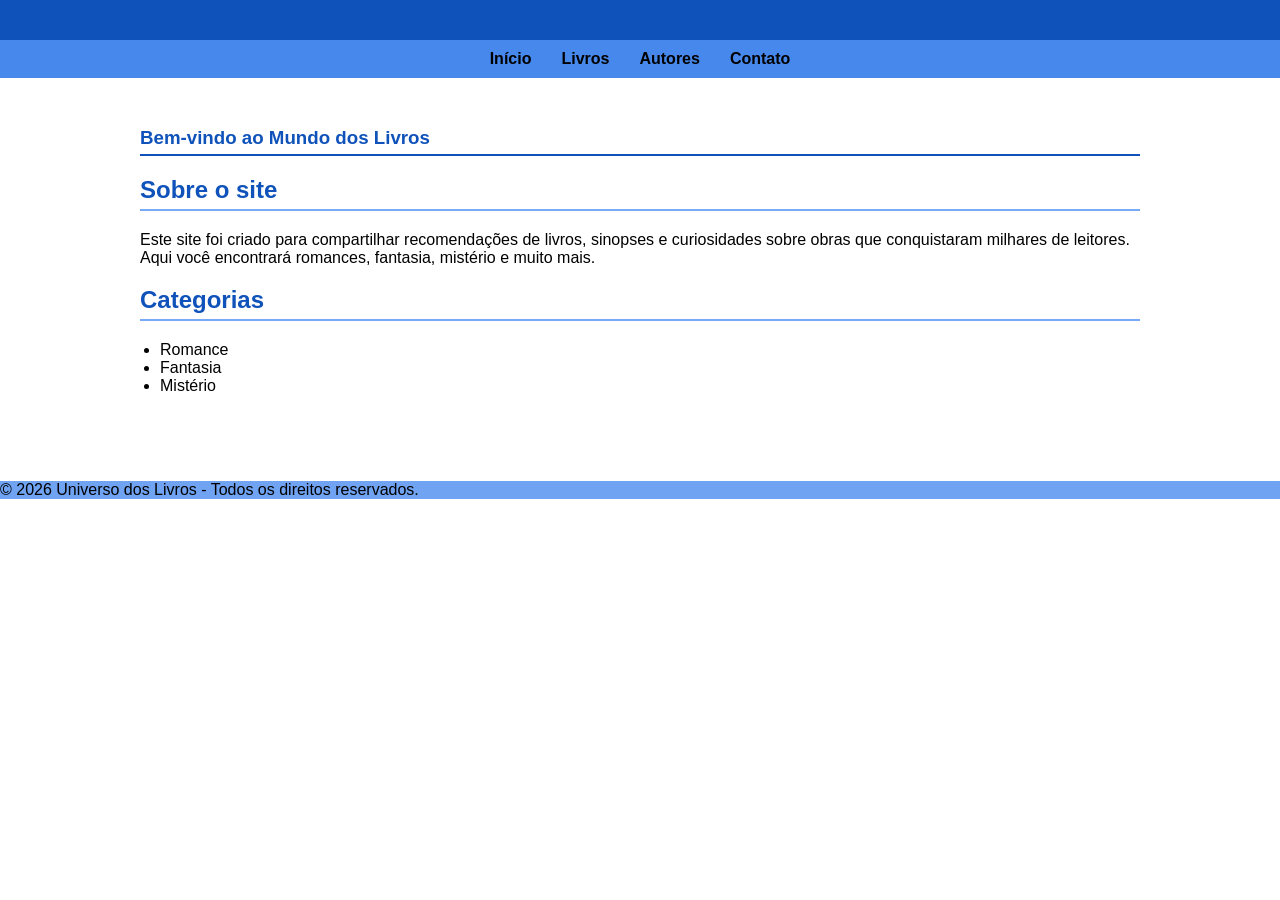
<file: index.html>
<!DOCTYPE html>
<html lang="pt-br">
<head>
    <meta charset="UTF-8">
    <meta name="viewport" content="width=device-width, initial-scale=1.0">
    <title>Livros</title>
    <link rel="stylesheet" href="style.css">
</head>
<body>
    <header>

    </header>
    <nav>
            <a href="./index.html">Início</a>
            <a href="./index02.html">Livros</a>
            <a href="./autores.html">Autores</a>
            <a href="./contato.html">Contato</a>
    </nav>
    <main>
    <section>
    <article>
     <h1>Bem-vindo ao Mundo dos Livros</h1>
     <h2>Sobre o site</h2>
     <p>
        Este site foi criado para compartilhar recomendações de livros,
        sinopses e curiosidades sobre obras que conquistaram milhares de leitores.
        Aqui você encontrará romances, fantasia, mistério e muito mais.
     </p>
     <h2>Categorias</h2>
    <ul>
        <li>Romance</li>
        <li>Fantasia</li>
        <li>Mistério</li>
    </ul>
    </article>
    </section>
    </main>
    <footer>
     <p>© 2026 Universo dos Livros - Todos os direitos reservados.</p>
    </footer>
</body>
</html>
</file>
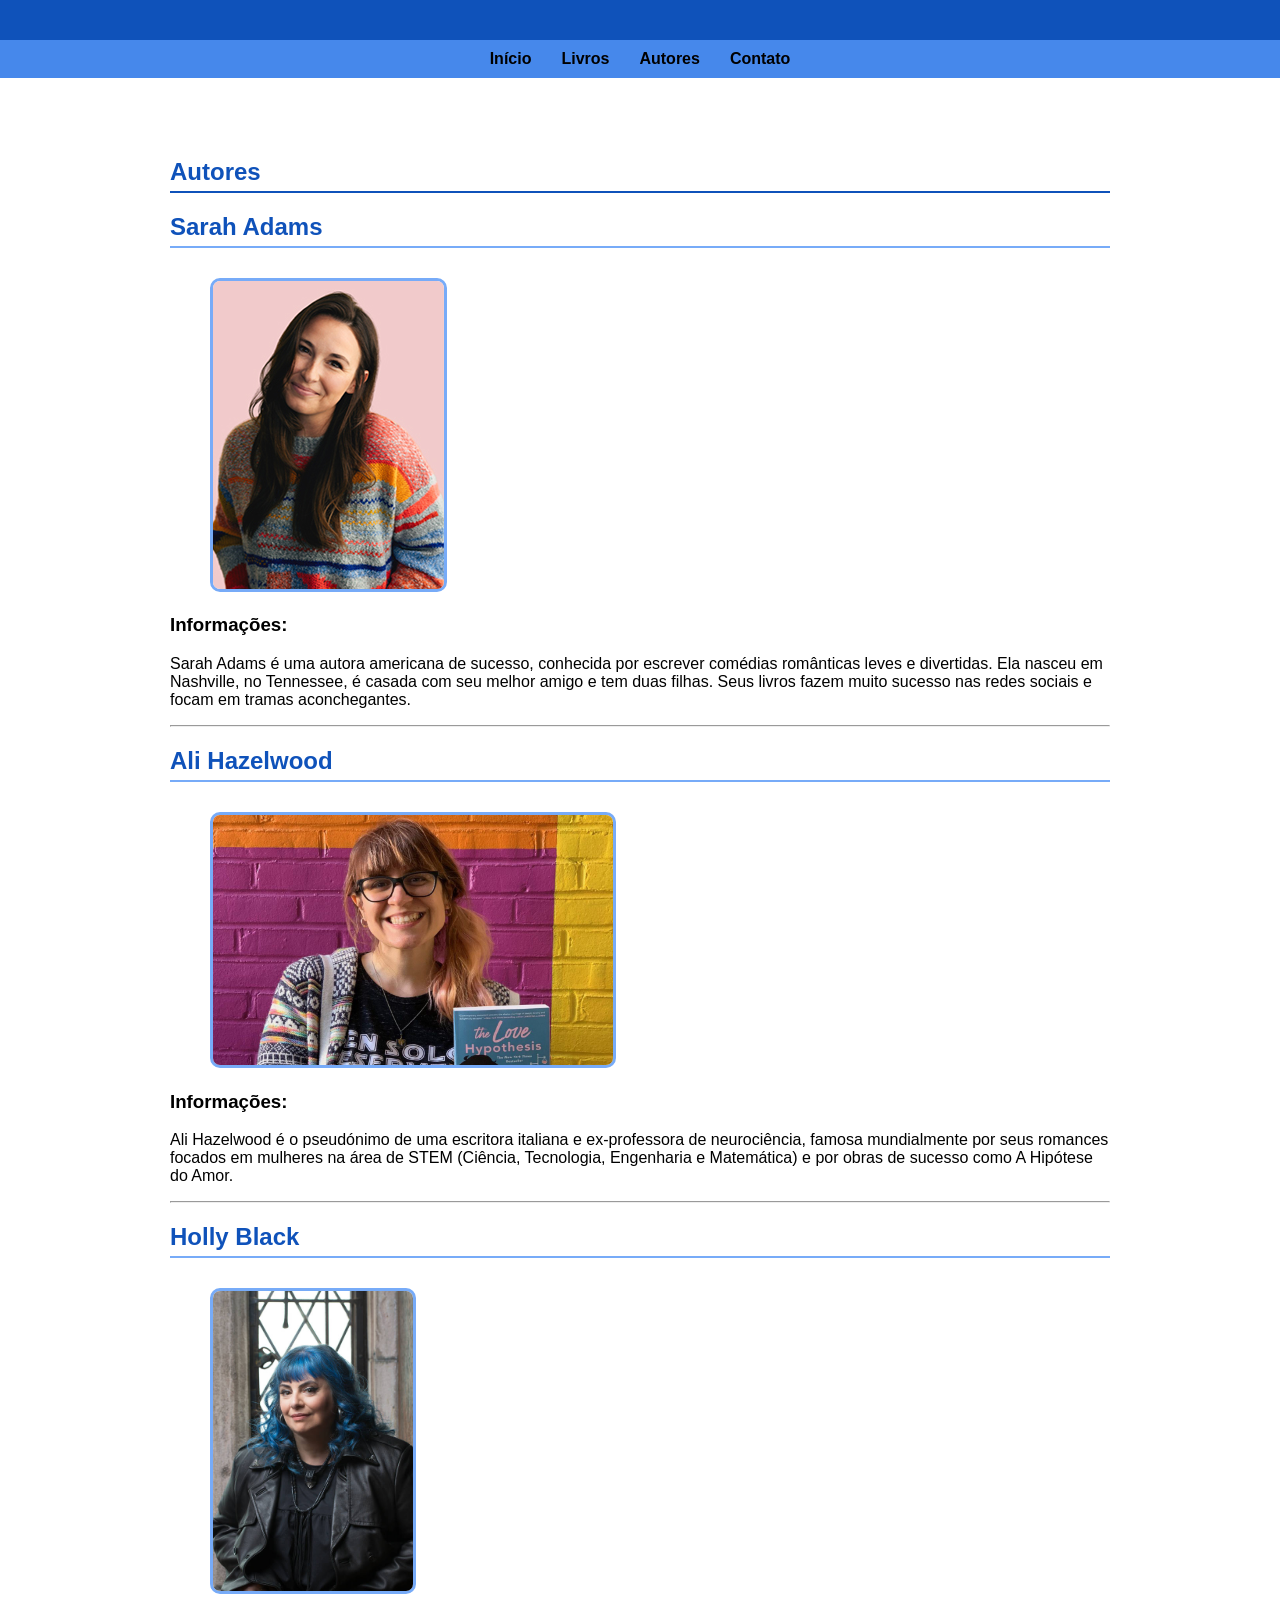
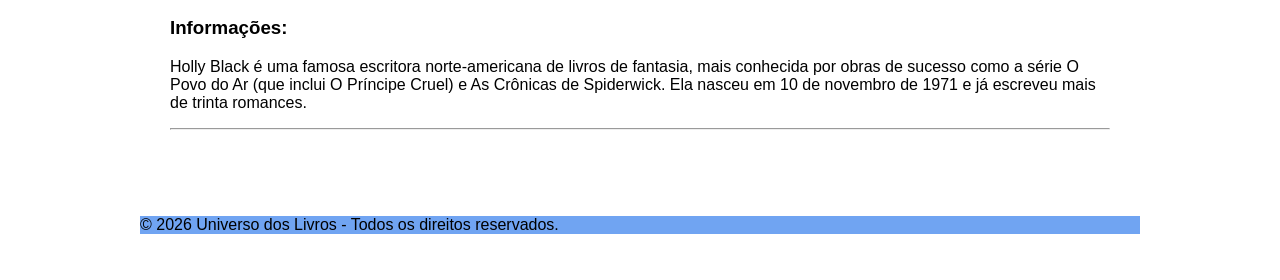
<file: autores.html>
<!DOCTYPE html>
<html lang="pt-br">
<head>
    <meta charset="UTF-8">
    <meta name="viewport" content="width=device-width, initial-scale=1.0">
    <title>Autores</title>
    <link rel="stylesheet" href="style.css">
</head>
<body>
    <header>

    </header>
    <nav>
            <a href="./index.html">Início</a>
            <a href="./index02.html">Livros</a>
            <a href="./autores.html">Autores</a>
            <a href="./contato.html">Contato</a>
    </nav>
    <main>
    <main>
        <section>
        <h1>Autores</h1>
        <h2>Sarah Adams</h2>
        <figure>
            <img src="./Sarah-Adams-g.jpg">
        </figure>
        <h3>Informações:</h3>
        <p>Sarah Adams é uma autora americana de sucesso, conhecida por escrever comédias românticas leves e divertidas. Ela nasceu em Nashville, no Tennessee, é casada com seu melhor amigo e tem duas filhas. Seus livros fazem muito sucesso nas redes sociais e focam em tramas aconchegantes.</p>
        <hr>
        <h2>Ali Hazelwood</h2>
        <figure>
            <img src="./ali.jpg" width="400" height="250">
        </figure>
        <h3>Informações:</h3>
        <p>Ali Hazelwood é o pseudónimo de uma escritora italiana e ex-professora de neurociência, famosa mundialmente por seus romances focados em mulheres na área de STEM (Ciência, Tecnologia, Engenharia e Matemática) e por obras de sucesso como A Hipótese do Amor.</p>
        <hr>
        <h2>Holly Black</h2>
        <figure>
            <img src="./Holly.jpg" width="200" height="300">
        </figure>
        <h3>Informações:</h3>
        <p>Holly Black é uma famosa escritora norte-americana de livros de fantasia, mais conhecida por obras de sucesso como a série O Povo do Ar (que inclui O Príncipe Cruel) e As Crônicas de Spiderwick. Ela nasceu em 10 de novembro de 1971 e já escreveu mais de trinta romances.</p>
        <hr>
    </section>
    </main>
    <footer>
     <p>© 2026 Universo dos Livros - Todos os direitos reservados.</p>
    </footer>
</body>
</html>
</file>
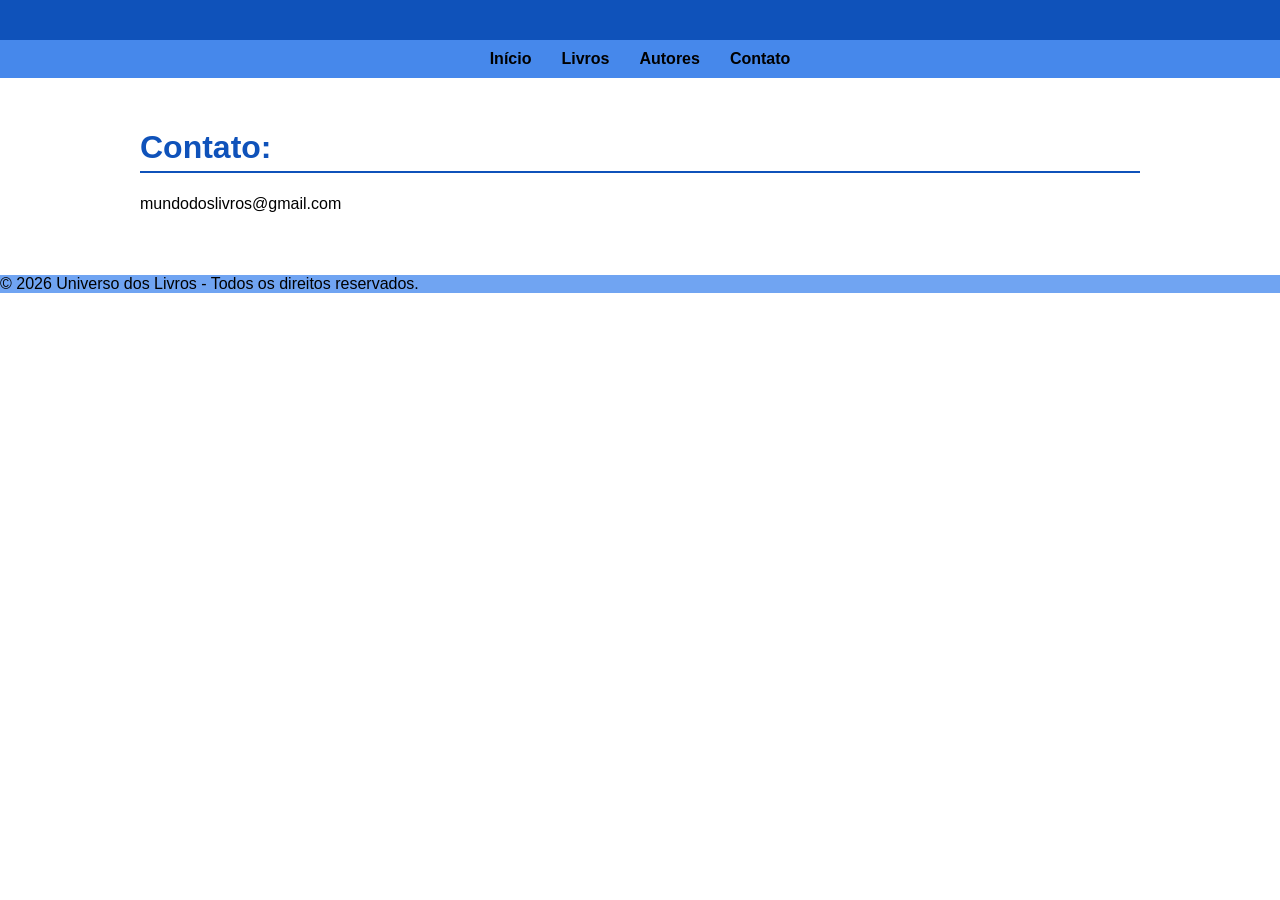
<file: contato.html>
<!DOCTYPE html>
<html lang="pt-br">
<head>
    <meta charset="UTF-8">
    <meta name="viewport" content="width=device-width, initial-scale=1.0">
    <title>Contato</title>
    <link rel="stylesheet" href="style.css">
</head>
<body>
    <header>

    </header>
    <nav>
        <a href="./index.html">Início</a>
        <a href="./index02.html">Livros</a>
        <a href="./autores.html">Autores</a>
        <a href="./contato.html">Contato</a>
    </nav>
    <main>
        <h1>Contato:</h1>
        <p>mundodoslivros@gmail.com</p>
    </main>
    <footer>
     <p>© 2026 Universo dos Livros - Todos os direitos reservados.</p>
    </footer>
</body>
</html>
</file>
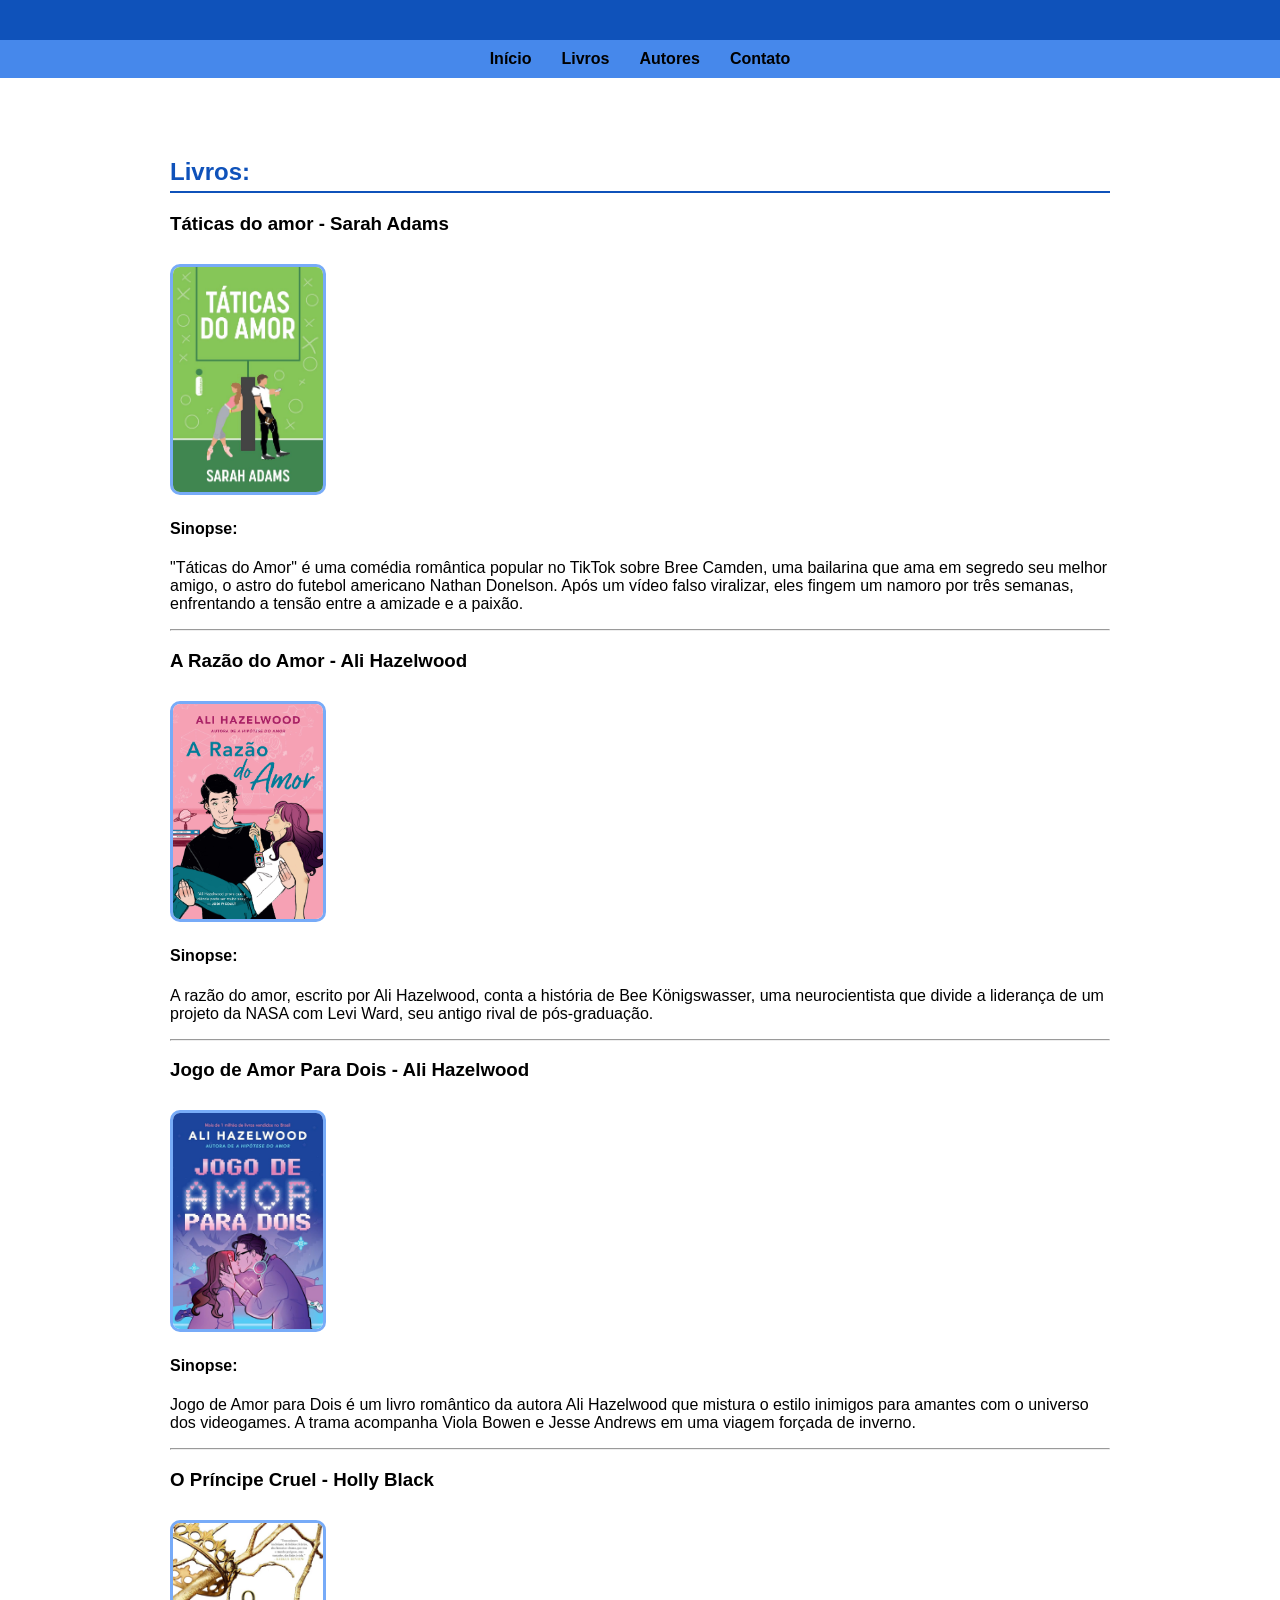
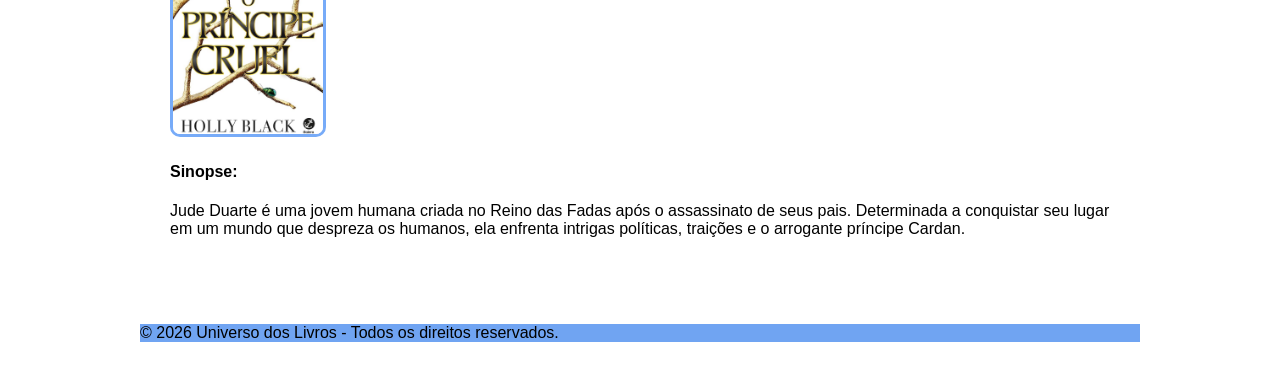
<file: index02.html>
<!DOCTYPE html>
<html lang="pt-br">
<head>
    <meta charset="UTF-8">
    <meta name="viewport" content="width=device-width, initial-scale=1.0">
    <title>Livros</title>
    <link rel="stylesheet" href="style.css">
</head>
<header>

</header>
<body>
  
    <nav>
            <a href="./index.html">Início</a>
            <a href="./index02.html">Livros</a>
            <a href="./autores.html">Autores</a>
            <a href="./contato.html">Contato</a>
    </nav>
    <main>
    <main>
    <section>
    <h1>Livros:</h1>
    <h3>Táticas do amor - Sarah Adams</h3>
    <a href="https://www.amazon.com.br/T%C3%A1ticas-do-amor-Sarah-Adams/dp/6555608498">
    <img src="./taticas do amor.jpg" alt="Botão" width="150">
    </a>
    <h4>Sinopse:</h4>
    <p>"Táticas do Amor" é uma comédia romântica popular no TikTok sobre Bree Camden, uma bailarina que ama em segredo seu melhor amigo, o astro do futebol americano Nathan Donelson. Após um vídeo falso viralizar, eles fingem um namoro por três semanas, enfrentando a tensão entre a amizade e a paixão.</p>
    <hr>
    <h3>A Razão do Amor - Ali Hazelwood</h3>
    <a href="https://www.amazon.com.br/raz%C3%A3o-amor-Sucesso-TikTok/dp/655565399X">
    <img src="./a razao do amor.jpg" alt="A Razão do Amor" width="150">
    </a>
    <h4>Sinopse:</h4>
    <p>A razão do amor, escrito por Ali Hazelwood, conta a história de Bee Königswasser, uma neurocientista que divide a liderança de um projeto da NASA com Levi Ward, seu antigo rival de pós-graduação.</p>
    <hr>
    <h3>Jogo de Amor Para Dois - Ali Hazelwood</h3>
    <a href="https://www.amazon.com.br/Jogo-amor-para-dois-Hazelwood/dp/6555659521">
    <img src="./jogo de amor para dois.jpg" alt="Jogo de Amor Para Dois" width="150">
    </a>
    <h4>Sinopse:</h4>
    <p>Jogo de Amor para Dois é um livro romântico da autora Ali Hazelwood que mistura o estilo inimigos para amantes com o universo dos videogames. A trama acompanha Viola Bowen e Jesse Andrews em uma viagem forçada de inverno.</p>
    <hr>
    <h3>O Príncipe Cruel - Holly Black</h3>
    <a href="https://www.amazon.com.br/pr%C3%ADncipe-cruel-Vol-Povo-Ar/dp/850111555X">
    <img src="./o principe cruel.jpg" alt="O Príncipe Cruel" width="150">
    </a>
    <h4>Sinopse:</h4>
    <p>Jude Duarte é uma jovem humana criada no Reino das Fadas após o assassinato de seus pais. Determinada a conquistar seu lugar em um mundo que despreza os humanos, ela enfrenta intrigas políticas, traições e o arrogante príncipe Cardan.</p>
    </section>
    </main>
    <footer>
     <p>© 2026 Universo dos Livros - Todos os direitos reservados.</p>
    </footer>
</body>
</html>
</file>
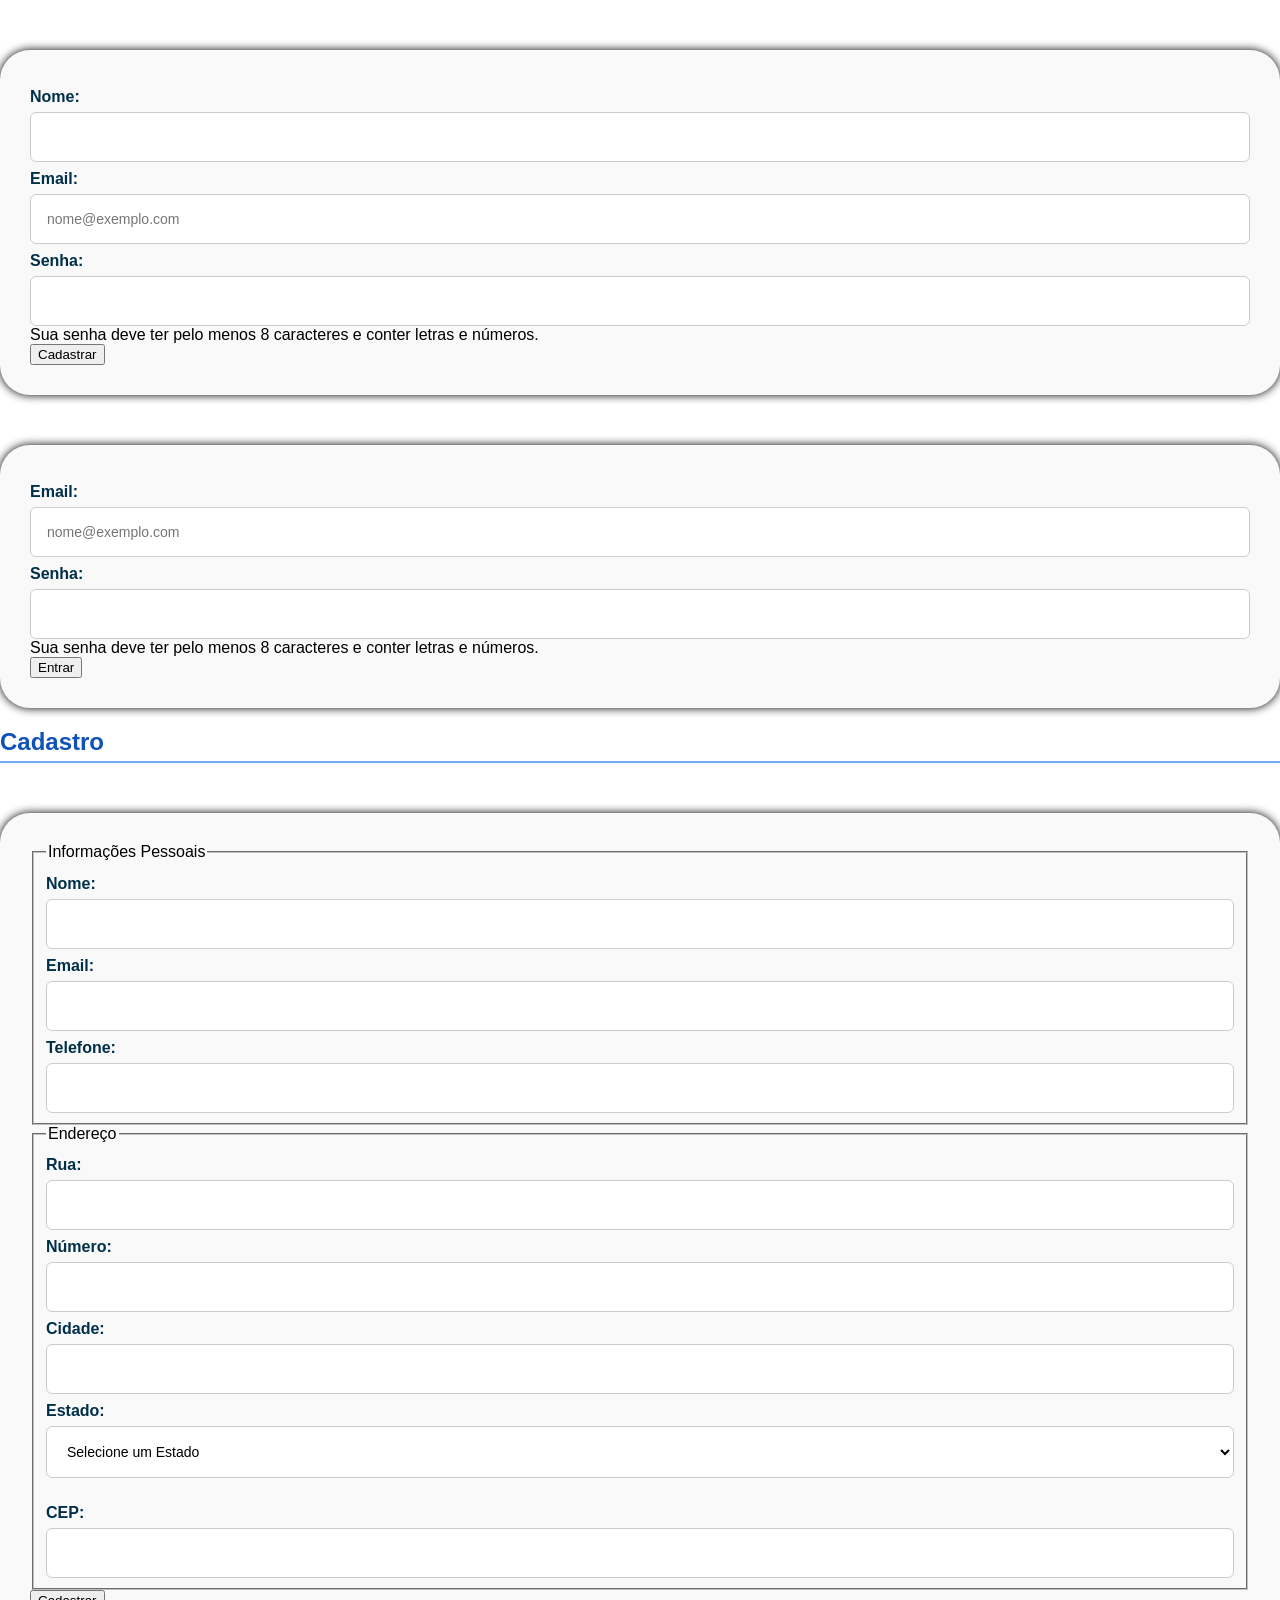
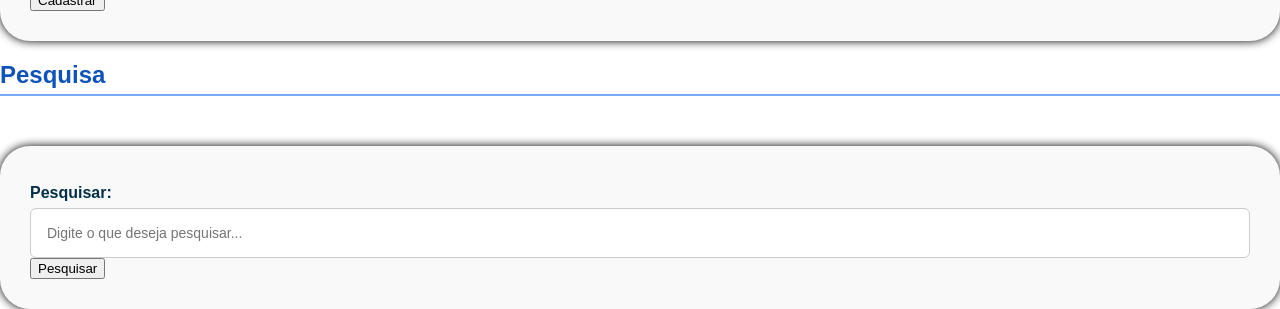
<file: index2.html>
<!DOCTYPE html>
<html lang="pt-br">
<head>
    <meta charset="UTF-8">
    <meta name="viewport" content="width=device-width, initial-scale=1.0">
    <title>Formulário</title>
    <link rel="stylesheet" href="style.css">
</head>
<body>
    <form>
        <div class="mb-3">
            <label for="nome" class="form-label">Nome:</label>
            <input type="text" class="form-control" id="nome" required>
            <div id="cpf" class="form-text"></div>
        </div>
        
        <div class="mb-3">
        <label for="email" class="form-label">Email:</label>
        <input type="email" class="form-control" id="email" placeholder="nome@exemplo.com" required pattern="[a-zA-Z0-9._%+-]+@[a-zA-Z0-9.-]+\.[a-zA-Z]{2,}">
        </div>
        
        <label for="senha" class="form-label">Senha:</label>
        <input type="password" id="senha" class="form-control" aria-describedby="passwordHelpBlock" required pattern="(?=.*[A-Za-z])(?=.*[0-9]).{8,}">
        <div id="passwordHelpBlock" class="form-text">
        Sua senha deve ter pelo menos 8 caracteres e conter letras e números.
        </div>

         <button type="submit" class="btn btn-primary">Cadastrar</button>
    </form>
    <form>
        <div class="mb-3">
        <label for="email2" class="form-label">Email:</label>
        <input type="email" class="form-control" id="email2" placeholder="nome@exemplo.com" required pattern="[a-zA-Z0-9._%+-]+@[a-zA-Z0-9.-]+\.[a-zA-Z]{2,}">
        </div>
        
        <label for="senha2" class="form-label">Senha:</label>
        <input type="password" id="senha2" class="form-control" aria-describedby="passwordHelpBlock" required pattern="(?=.*[A-Za-z])(?=.*[0-9]).{8,}">
        <div id="passwordHelpBlock" class="form-text">
        Sua senha deve ter pelo menos 8 caracteres e conter letras e números.
        </div>
        <button type="submit" class="btn btn-primary">Entrar</button>
    </form>
    <h2>Cadastro</h2>

    <form>

    <fieldset>
        <legend>Informações Pessoais</legend>

        <label for="nome">Nome:</label>
        <input type="text" id="nome" name="nome" required>
        <br>
        <label for="email">Email:</label>
        <input type="email" id="email" name="email" required pattern="[a-zA-Z0-9._%+-]+@[a-zA-Z0-9.-]+\.[a-zA-Z]{2,}">
        <br>
        <label for="telefone">Telefone:</label>
        <input type="tel" id="telefone" name="telefone">
    </fieldset>
    <fieldset>
        <legend>Endereço</legend>

        <label for="rua">Rua:</label>
        <input type="text" id="rua" name="rua" required>
        <br>
        <label for="numero">Número:</label>
        <input type="number" id="numero" name="numero" required>
        <br>
        <label for="cidade">Cidade:</label>
        <input type="text" id="cidade" name="cidade" required>
        <br>
         <div class="mb-3">
            <label for="estado" class="form-label">Estado:</label>
            <select class="form-control" id="estado">
                <option>Selecione um Estado</option>
                <option>AC</option>
                <option>AL</option>
                <option>AP</option>
                <option>AM</option>
                <option>BA</option>
                <option>CE</option>
                <option>DF</option>
                <option>ES</option>
                <option>GO</option>
                <option>MA</option>
                <option>MT</option>
                <option>MS</option>
                <option>MG</option>
                <option>PA</option>
                <option>PB</option>
                <option>PE</option>
                <option>PI</option>
                <option>PR</option>
                <option>RJ</option>
                <option>RN</option>
                <option>RS</option>
                <option>RO</option>
                <option>RR</option>
                <option>SC</option>
                <option>SP</option>
                <option>SE</option>
                <option>TO</option>
            </select>
        </div>
        <br>
        <label for="cep">CEP:</label>
        <input type="text" id="cep" name="cep" required pattern="\d{2}\.\d{3}\-d{3}">
    </fieldset>
     <button type="submit" class="btn btn-primary">Cadastrar</button>
     </form>
    <h2>Pesquisa</h2>
    <form class="pesquisa">
    
    <label for="pesquisa">Pesquisar:</label>

    <input
        type="search"
        id="pesquisa"
        name="pesquisa"
        placeholder="Digite o que deseja pesquisar..."
        required>
    <button type="submit">Pesquisar</button>

</form>
</body>
</html>
</file>
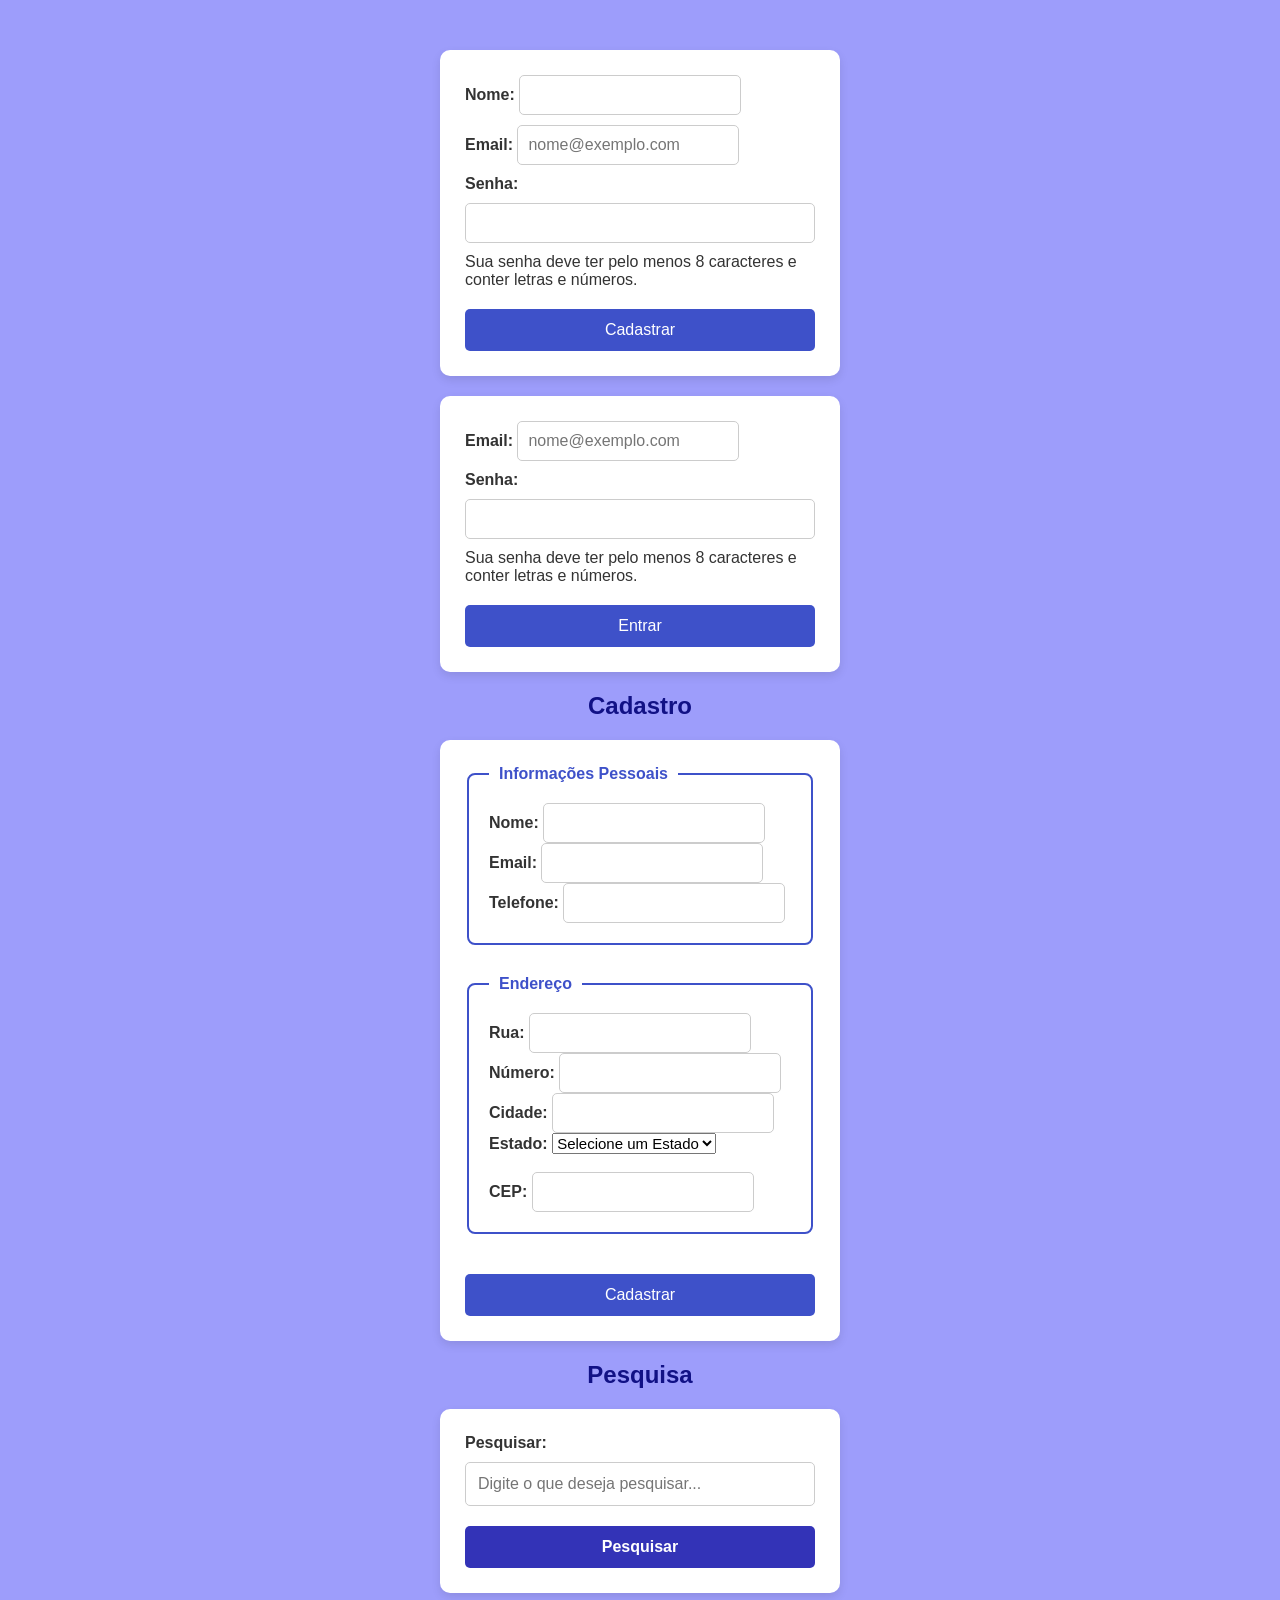
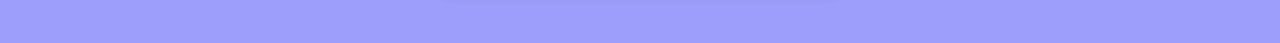
<file: intensivo02/index2.html>
<!DOCTYPE html>
<html lang="pt-br">
<head>
    <meta charset="UTF-8">
    <meta name="viewport" content="width=device-width, initial-scale=1.0">
    <title>Formulário</title>
    <link rel="stylesheet" href="style2.css">
</head>
<body>
    <form>
        <div class="mb-3">
            <label for="nome" class="form-label">Nome:</label>
            <input type="text" class="form-control" id="nome" required>
            <div id="cpf" class="form-text"></div>
        </div>
        
        <div class="mb-3">
        <label for="email" class="form-label">Email:</label>
        <input type="email" class="form-control" id="email" placeholder="nome@exemplo.com" required pattern="[a-zA-Z0-9._%+-]+@[a-zA-Z0-9.-]+\.[a-zA-Z]{2,}">
        </div>
        
        <label for="senha" class="form-label">Senha:</label>
        <input type="password" id="senha" class="form-control" aria-describedby="passwordHelpBlock" required pattern="(?=.*[A-Za-z])(?=.*[0-9]).{8,}">
        <div id="passwordHelpBlock" class="form-text">
        Sua senha deve ter pelo menos 8 caracteres e conter letras e números.
        </div>

         <button type="submit" class="btn btn-primary">Cadastrar</button>
    </form>
    <form>
        <div class="mb-3">
        <label for="email2" class="form-label">Email:</label>
        <input type="email" class="form-control" id="email2" placeholder="nome@exemplo.com" required pattern="[a-zA-Z0-9._%+-]+@[a-zA-Z0-9.-]+\.[a-zA-Z]{2,}">
        </div>
        
        <label for="senha2" class="form-label">Senha:</label>
        <input type="password" id="senha2" class="form-control" aria-describedby="passwordHelpBlock" required pattern="(?=.*[A-Za-z])(?=.*[0-9]).{8,}">
        <div id="passwordHelpBlock" class="form-text">
        Sua senha deve ter pelo menos 8 caracteres e conter letras e números.
        </div>
        <button type="submit" class="btn btn-primary">Entrar</button>
    </form>
    <h2>Cadastro</h2>

    <form>

    <fieldset>
        <legend>Informações Pessoais</legend>

        <label for="nome">Nome:</label>
        <input type="text" id="nome" name="nome" required>
        <br>
        <label for="email">Email:</label>
        <input type="email" id="email" name="email" required pattern="[a-zA-Z0-9._%+-]+@[a-zA-Z0-9.-]+\.[a-zA-Z]{2,}">
        <br>
        <label for="telefone">Telefone:</label>
        <input type="tel" id="telefone" name="telefone">
    </fieldset>
    <fieldset>
        <legend>Endereço</legend>

        <label for="rua">Rua:</label>
        <input type="text" id="rua" name="rua" required>
        <br>
        <label for="numero">Número:</label>
        <input type="number" id="numero" name="numero" required>
        <br>
        <label for="cidade">Cidade:</label>
        <input type="text" id="cidade" name="cidade" required>
        <br>
         <div class="mb-3">
            <label for="estado" class="form-label">Estado:</label>
            <select class="form-control" id="estado">
                <option>Selecione um Estado</option>
                <option>AC</option>
                <option>AL</option>
                <option>AP</option>
                <option>AM</option>
                <option>BA</option>
                <option>CE</option>
                <option>DF</option>
                <option>ES</option>
                <option>GO</option>
                <option>MA</option>
                <option>MT</option>
                <option>MS</option>
                <option>MG</option>
                <option>PA</option>
                <option>PB</option>
                <option>PE</option>
                <option>PI</option>
                <option>PR</option>
                <option>RJ</option>
                <option>RN</option>
                <option>RS</option>
                <option>RO</option>
                <option>RR</option>
                <option>SC</option>
                <option>SP</option>
                <option>SE</option>
                <option>TO</option>
            </select>
        </div>
        <br>
        <label for="cep">CEP:</label>
        <input type="text" id="cep" name="cep" required pattern="\d{2}\.\d{3}\-d{3}">
    </fieldset>
     <button type="submit" class="btn btn-primary">Cadastrar</button>
     </form>
    <h2>Pesquisa</h2>
    <form class="pesquisa">
    
    <label for="pesquisa">Pesquisar:</label>

    <input
        type="search"
        id="pesquisa"
        name="pesquisa"
        placeholder="Digite o que deseja pesquisar..."
        required>
    <button type="submit">Pesquisar</button>

</form>
</body>
</html>
</file>
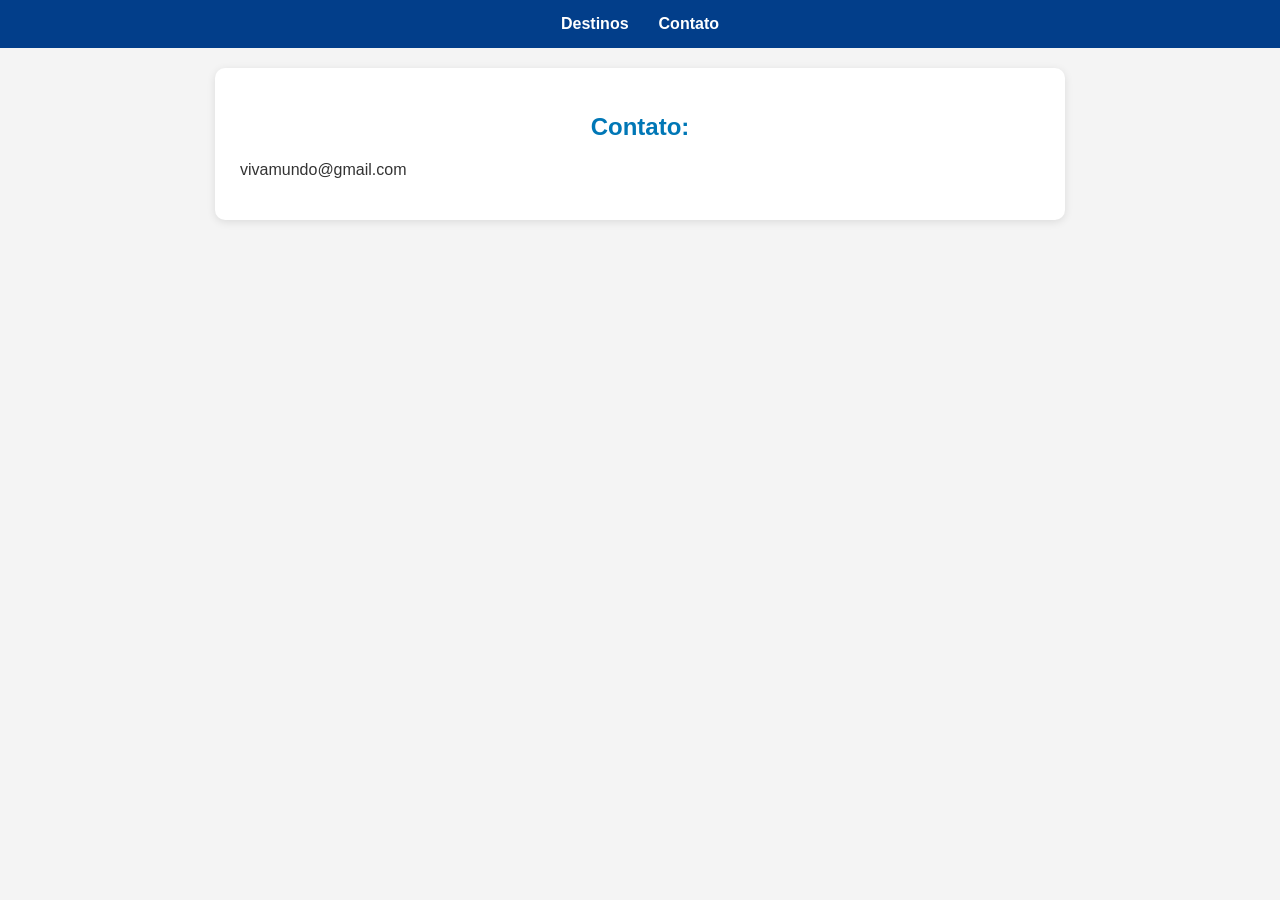
<file: intensivo04/contato.html>
<!DOCTYPE html>
<html lang="pt-br">
<head>
    <meta charset="UTF-8">
    <meta name="viewport" content="width=device-width, initial-scale=1.0">
    <title>Vivamundo</title>
    <link rel="stylesheet" href="style4.css">
</head>
<body>
     <nav>
        <div class="menu">
            <a href="./index04.html">Destinos</a>
            <a href="./contato.html">Contato</a>
        </div>
    </nav>
     <section>
        <h1>Contato:</h1>
        <p>vivamundo@gmail.com</p>
</section>
</body>
</html>
</file>
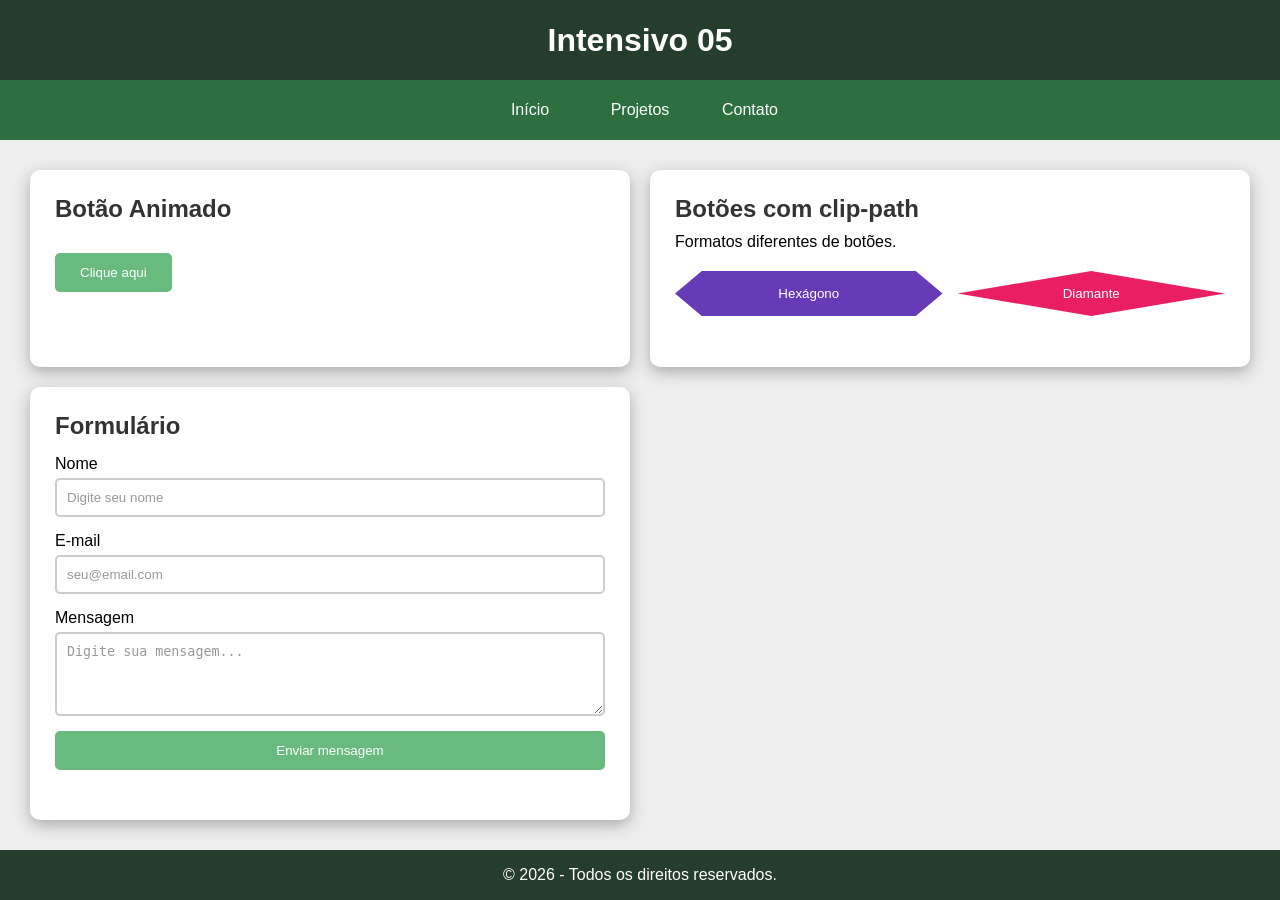
<file: intensivo05/index05.html>
<!DOCTYPE html>
<html lang="pt-BR">
<head>
  <meta charset="UTF-8">
  <meta name="viewport" content="width=device-width, initial-scale=1.0">
  <title>Intensivo 05</title>

  <link rel="stylesheet" href="style05.css">
</head>

<body>

  <div class="container">

    <aside>
      
      <nav>
        <a href="#">Início</a>
        <a href="#">Projetos</a>
        <a href="#">Contato</a>
      </nav>
    </aside>

    <header>
      <h1>Intensivo 05</h1>
    </header>

    <main>

      <section class="card">
        <h2>Botão Animado</h2>

        <button class="btn-animado">
          Clique aqui
        </button>
      </section>

      <section class="card">
        <h2>Botões com clip-path</h2>

        <p>
          Formatos diferentes de botões.
        </p>

        <div class="botoes">
          <button class="btn-forma">
            Hexágono
          </button>

          <button class="btn-forma btn-diamante">
            Diamante
          </button>
        </div>
      </section>

      <section class="card">
        <h2>Formulário</h2>

        <form class="formulario">

          <div class="campo">
            <label for="nome">Nome</label>
            <input
              type="text"
              id="nome"
              placeholder="Digite seu nome"
            >
          </div>

          <div class="campo">
            <label for="email">E-mail</label>
            <input
              type="email"
              id="email"
              placeholder="seu@email.com"
            >
          </div>

          <div class="campo">
            <label for="mensagem">Mensagem</label>
            <textarea
              id="mensagem"
              rows="4"
              placeholder="Digite sua mensagem..."
            ></textarea>
          </div>

          <button class="enviar" type="submit">
            Enviar mensagem
          </button>

        </form>
      </section>

    </main>

    <footer>
      <p>© 2026 - Todos os direitos reservados.</p>
    </footer>

  </div>

</body>
</html>
</file>
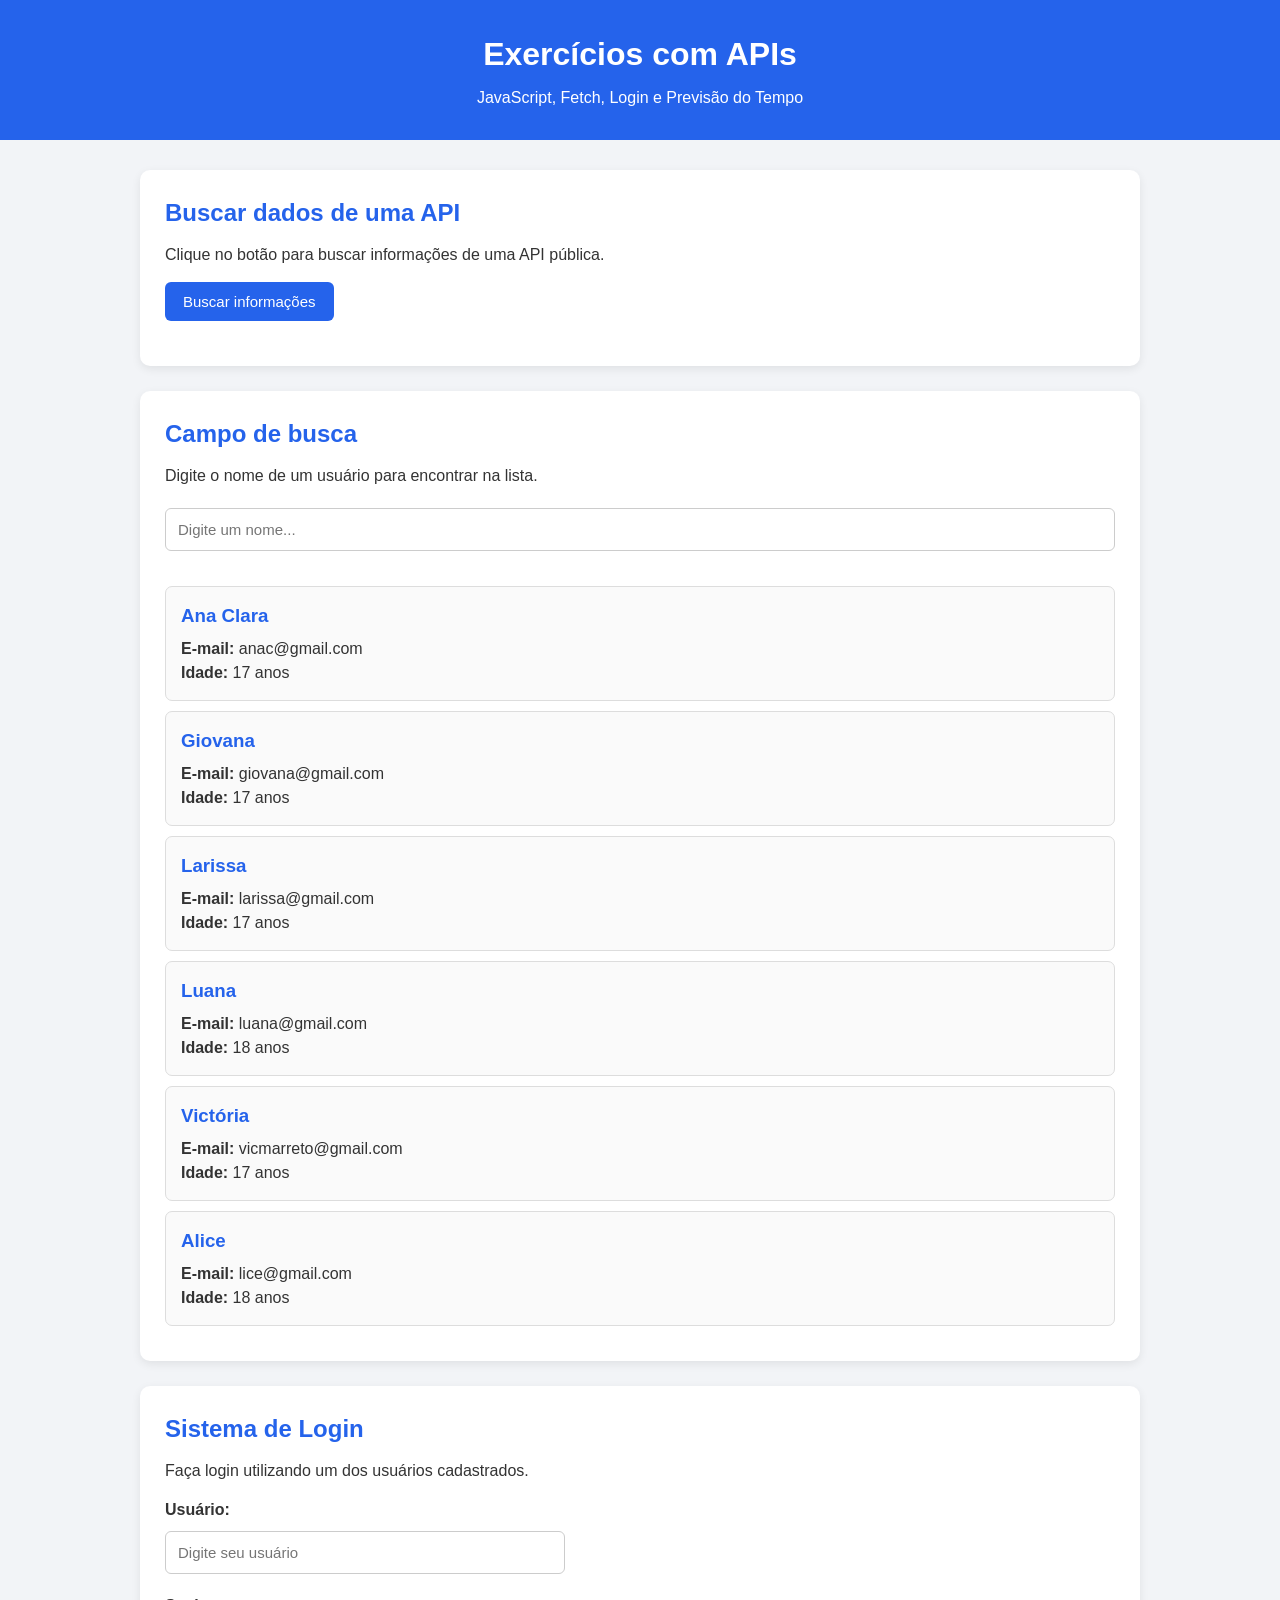
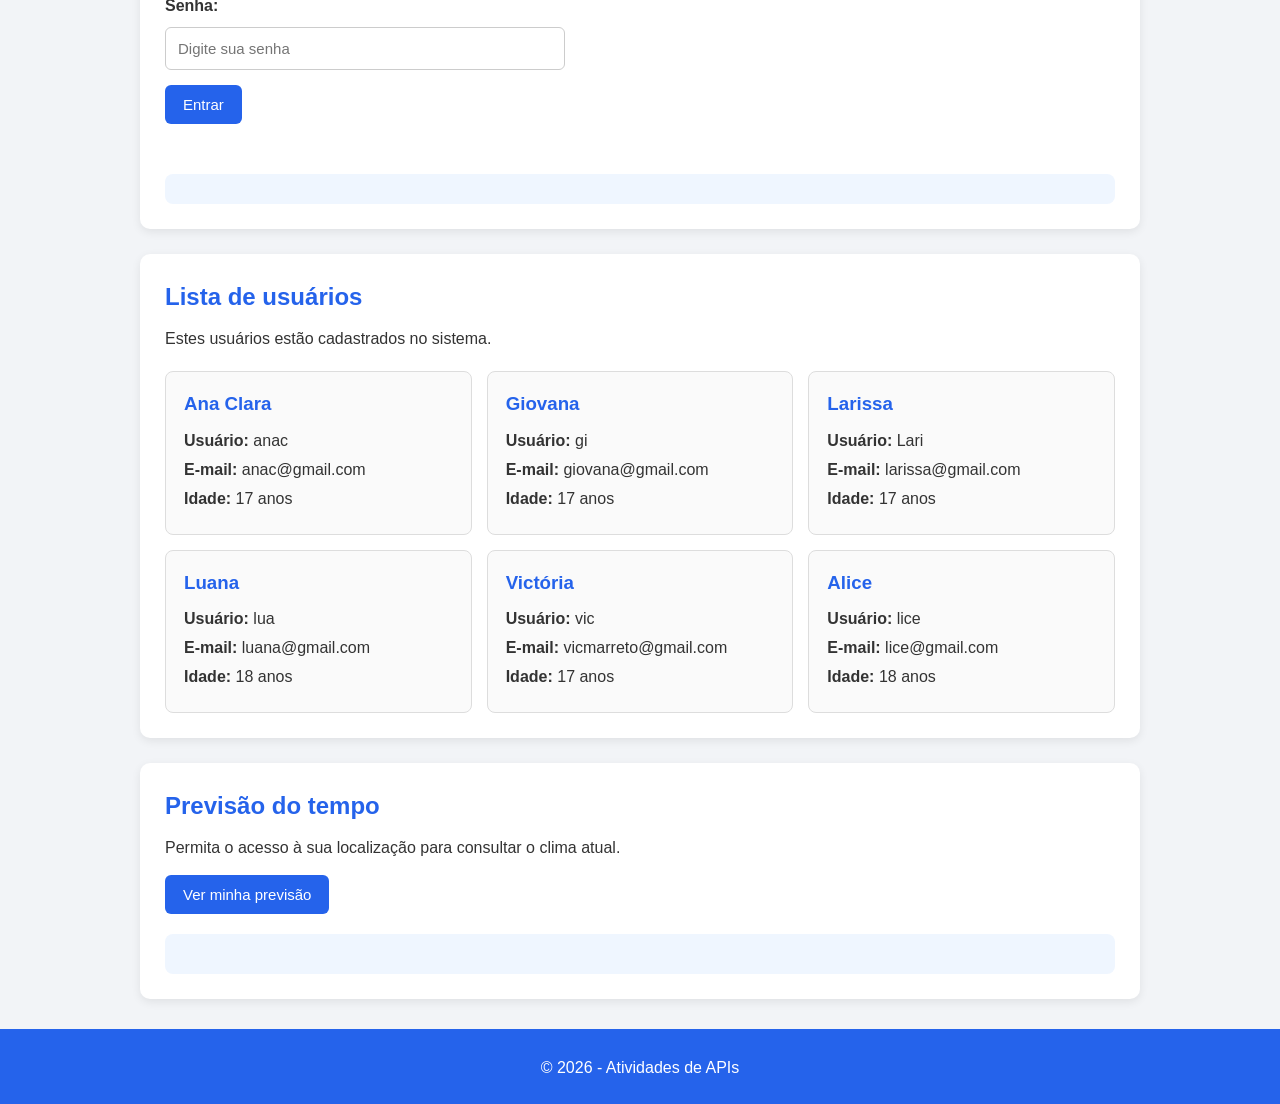
<file: intensivo07/index07.html>
<!DOCTYPE html>
<html lang="pt-br">

<head>

    <meta charset="UTF-8">

    <meta
        name="viewport"
        content="width=device-width, initial-scale=1.0"
    >

    <title>Exercícios com APIs</title>

    <link rel="stylesheet" href="style07.css">

</head>


<body>

    <header>

        <h1>Exercícios com APIs</h1>

        <p>
            JavaScript, Fetch, Login e Previsão do Tempo
        </p>

    </header>


    <main>


        <!--EXERCÍCIO 1-->

        <section class="exercicio">

            <h2>Buscar dados de uma API</h2>

            <p>
                Clique no botão para buscar informações
                de uma API pública.
            </p>

            <button id="buscarPosts">
                Buscar informações
            </button>

            <div id="resultadoPosts"></div>

        </section>



        <!--EXERCÍCIO 2-->

        <section class="exercicio">

            <h2>Campo de busca</h2>

            <p>
                Digite o nome de um usuário para
                encontrar na lista.
            </p>

            <input
                type="text"
                id="campoBusca"
                placeholder="Digite um nome..."
            >

            <div id="resultadoBusca"></div>

        </section>



        <!--EXERCÍCIO 3-->

        <section class="exercicio">

            <h2>Sistema de Login</h2>

            <p>
                Faça login utilizando um dos
                usuários cadastrados.
            </p>


            <form id="formLogin">

                <label for="usuario">
                    Usuário:
                </label>

                <input
                    type="text"
                    id="usuario"
                    placeholder="Digite seu usuário"
                    required
                >


                <label for="senha">
                    Senha:
                </label>

                <input
                    type="password"
                    id="senha"
                    placeholder="Digite sua senha"
                    required
                >


                <button type="submit">
                    Entrar
                </button>

            </form>


            <div id="mensagemLogin"></div>


            <div id="dadosUsuario"></div>

        </section>



        <!--EXERCÍCIO 4-->

        <section class="exercicio">

            <h2>Lista de usuários</h2>

            <p>
                Estes usuários estão cadastrados no sistema.
            </p>


            <div id="listaUsuarios"></div>

        </section>



        <!--EXERCÍCIO 5-->

        <section class="exercicio">

            <h2>Previsão do tempo</h2>

            <p>
                Permita o acesso à sua localização para consultar
                o clima atual.
            </p>

            <button id="buscarClima">
                Ver minha previsão
            </button>

            <div id="resultadoClima"></div>

        </section>


    </main>

    <footer>
            <p>
                © 2026 - Atividades de APIs
            </p>

    </footer>

    <script src="script.js"></script>

</body>

</html>
</file>
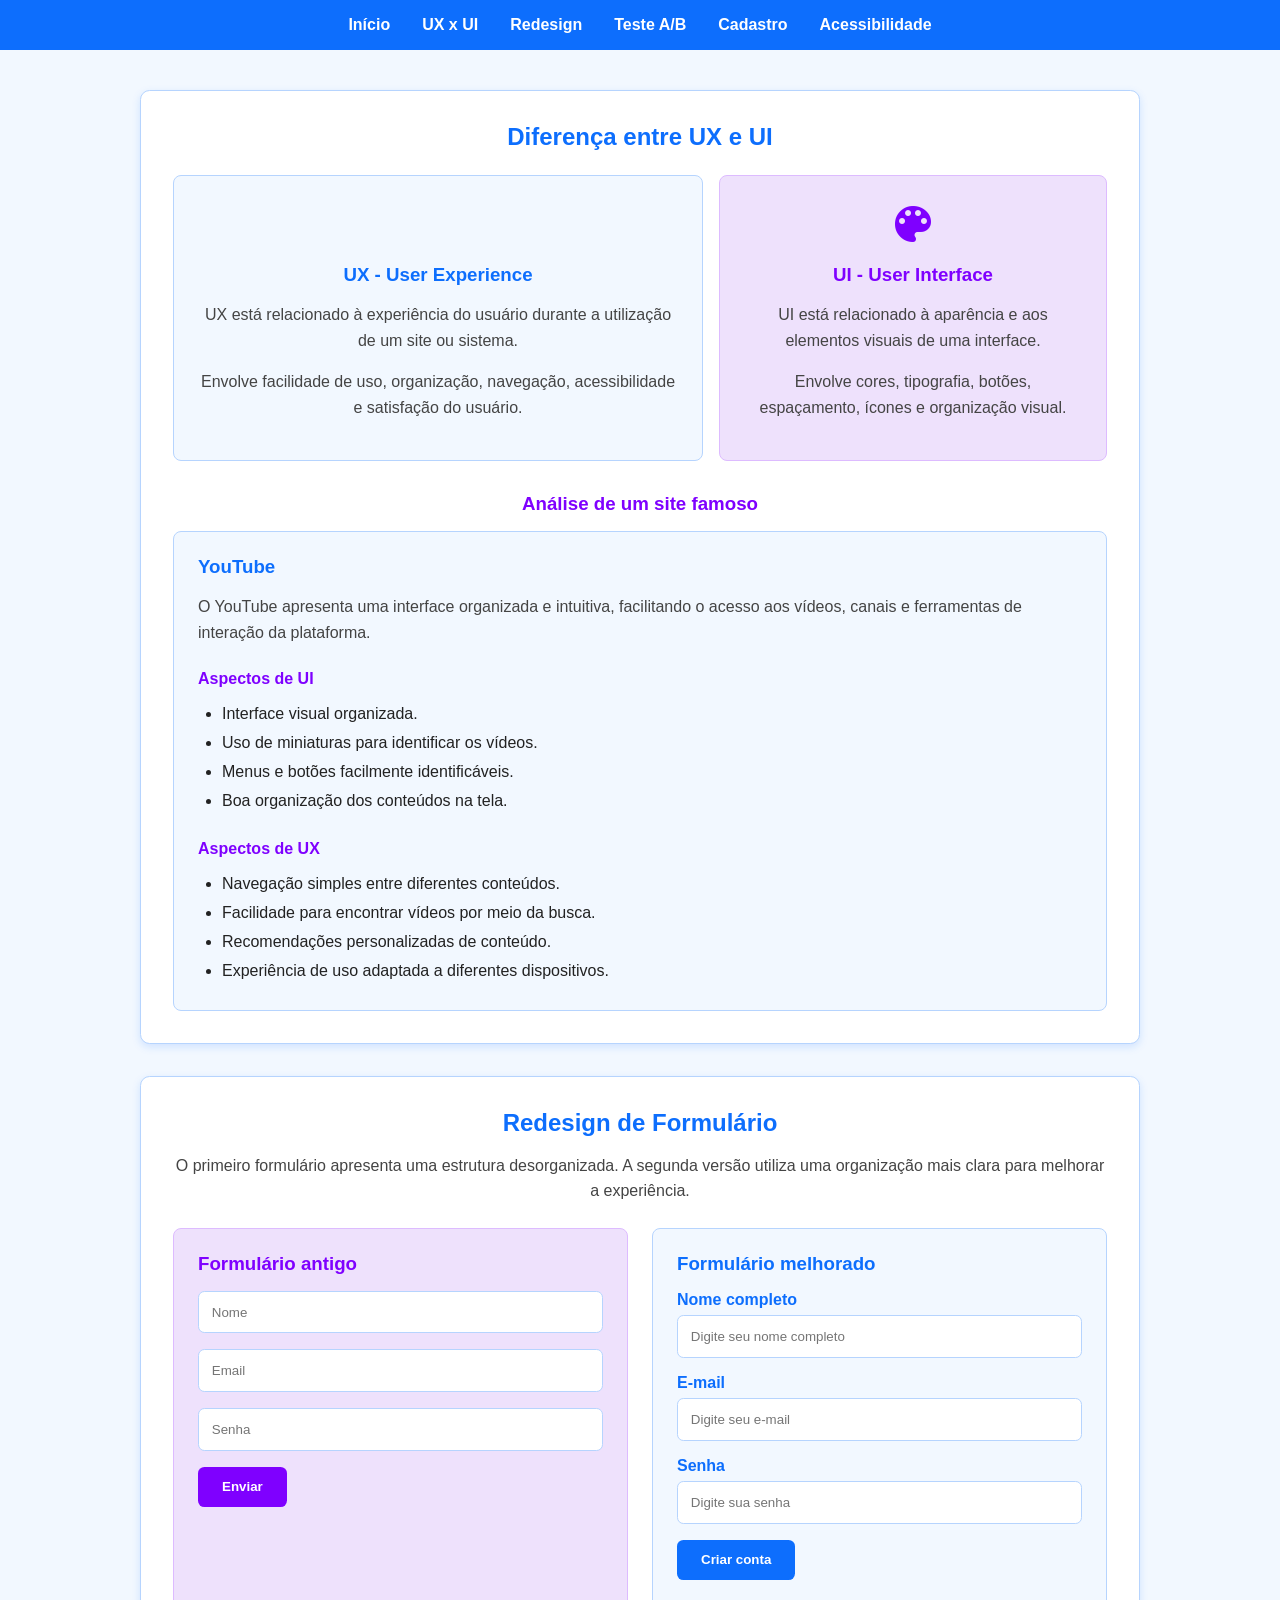
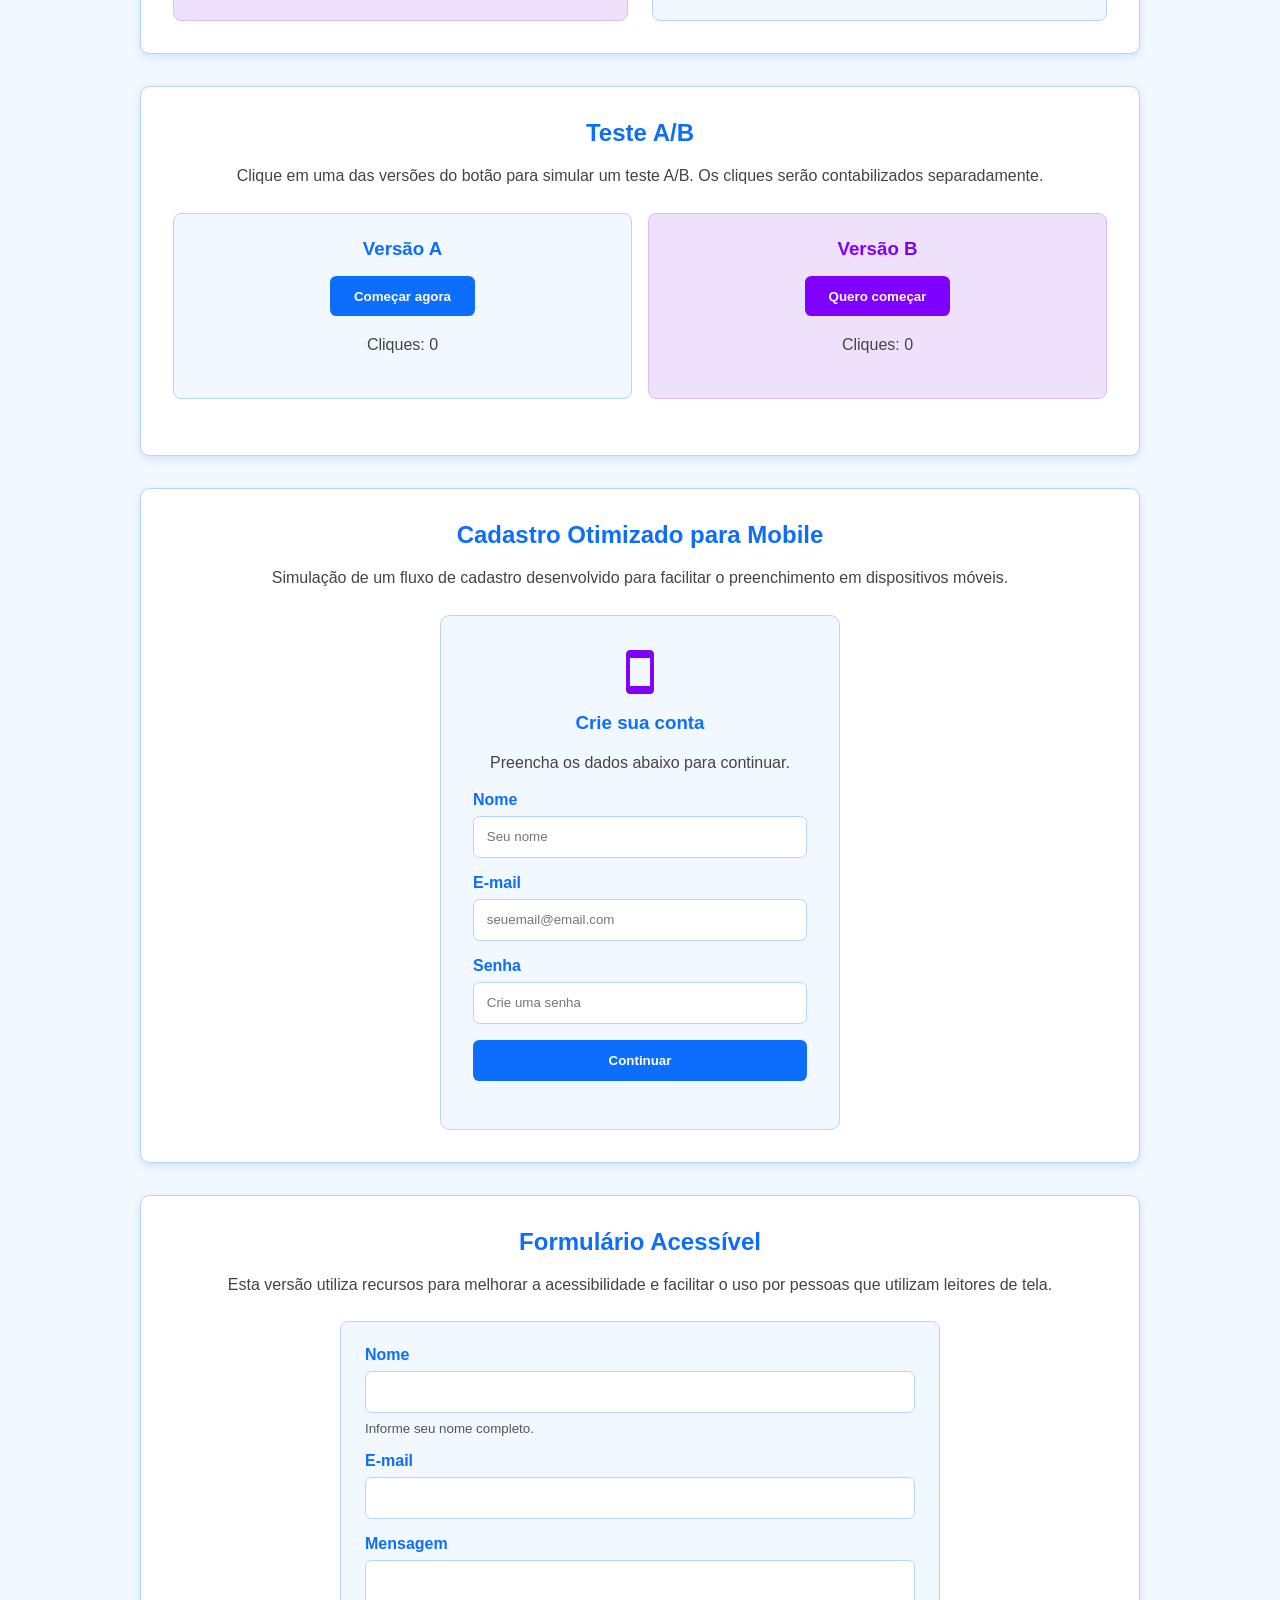
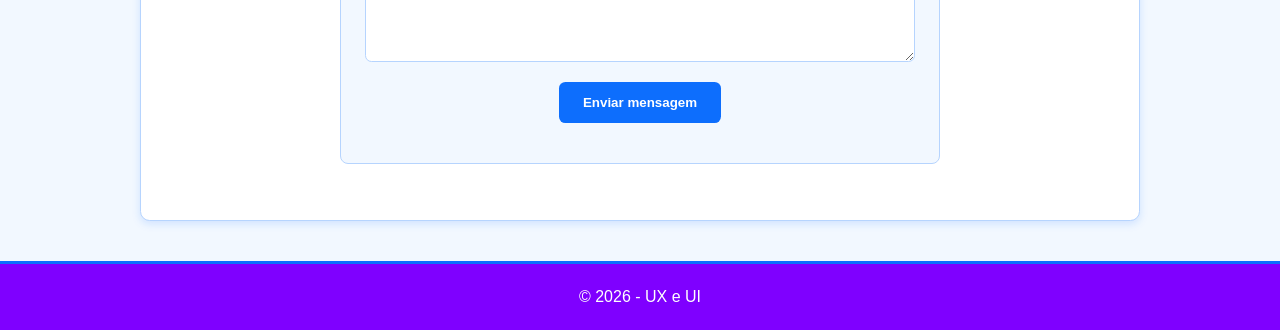
<file: intensivo08/index08.html>
<!DOCTYPE html>
<html lang="en">
<head>
    <meta charset="UTF-8">
    <meta name="viewport" content="width=device-width, initial-scale=1.0">
    <title>Document</title>

    <link rel="stylesheet" href="https://fonts.googleapis.com/icon?family=Material+Icons">
    <link rel="stylesheet" href="style08.css">
</head>
<body>


<nav>

    <ul>

        <li>
            <a href="#inicio">Início</a>
        </li>

        <li>
            <a href="#uxui">UX x UI</a>
        </li>

        <li>
            <a href="#redesign">Redesign</a>
        </li>

        <li>
            <a href="#testeAB">Teste A/B</a>
        </li>

        <li>
            <a href="#cadastro">Cadastro</a>
        </li>

        <li>
            <a href="#acessibilidade">Acessibilidade</a>
        </li>

    </ul>

</nav>


<main>

    <article>



        <!-- UX e UI -->

        <section id="uxui">

            <h2>Diferença entre UX e UI</h2>

            <div class="conceitos-container">

                <div class="conceito-card">

                    <span class="material-icons">
                        psychology
                    </span>

                    <h3>UX - User Experience</h3>

                    <p>
                        UX está relacionado à experiência do usuário
                        durante a utilização de um site ou sistema.
                    </p>

                    <p>
                        Envolve facilidade de uso, organização,
                        navegação, acessibilidade e satisfação
                        do usuário.
                    </p>

                </div>


                <div class="conceito-card">

                    <span class="material-icons">
                        palette
                    </span>

                    <h3>UI - User Interface</h3>

                    <p>
                        UI está relacionado à aparência e aos
                        elementos visuais de uma interface.
                    </p>

                    <p>
                        Envolve cores, tipografia, botões,
                        espaçamento, ícones e organização visual.
                    </p>

                </div>

            </div>


            <h3 class="subtitulo">
                Análise de um site famoso
            </h3>


            <div class="analise-card">

                <h3>YouTube</h3>

<p>
    O YouTube apresenta uma interface organizada e
    intuitiva, facilitando o acesso aos vídeos, canais
    e ferramentas de interação da plataforma.
</p>


<h4>Aspectos de UI</h4>

<ul>

    <li>
        Interface visual organizada.
    </li>

    <li>
        Uso de miniaturas para identificar os vídeos.
    </li>

    <li>
        Menus e botões facilmente identificáveis.
    </li>

    <li>
        Boa organização dos conteúdos na tela.
    </li>

</ul>


<h4>Aspectos de UX</h4>

<ul>

    <li>
        Navegação simples entre diferentes conteúdos.
    </li>

    <li>
        Facilidade para encontrar vídeos por meio da busca.
    </li>

    <li>
        Recomendações personalizadas de conteúdo.
    </li>

    <li>
        Experiência de uso adaptada a diferentes dispositivos.
    </li>


                </ul>

            </div>

        </section>


        <!-- Redesign -->

        <section id="redesign">

            <h2>Redesign de Formulário</h2>

            <p>
                O primeiro formulário apresenta uma estrutura
                desorganizada. A segunda versão utiliza uma
                organização mais clara para melhorar a experiência.
            </p>


            <div class="formularios-container">


                <div class="formulario-antigo">

                    <h3>Formulário antigo</h3>

                    <input
                        type="text"
                        placeholder="Nome"
                    >

                    <input
                        type="email"
                        placeholder="Email"
                    >

                    <input
                        type="password"
                        placeholder="Senha"
                    >

                    <button>
                        Enviar
                    </button>

                </div>


                <div class="formulario-novo">

                    <h3>Formulário melhorado</h3>

                    <label for="nomeRedesign">
                        Nome completo
                    </label>

                    <input
                        type="text"
                        id="nomeRedesign"
                        placeholder="Digite seu nome completo"
                    >


                    <label for="emailRedesign">
                        E-mail
                    </label>

                    <input
                        type="email"
                        id="emailRedesign"
                        placeholder="Digite seu e-mail"
                    >


                    <label for="senhaRedesign">
                        Senha
                    </label>

                    <input
                        type="password"
                        id="senhaRedesign"
                        placeholder="Digite sua senha"
                    >

                    <button onclick="enviarFormulario()">
                        Criar conta
                    </button>

                    <p id="mensagemRedesign"></p>

                </div>

            </div>

        </section>


        <!-- Teste A/B -->

        <section id="testeAB">

            <h2>Teste A/B</h2>

            <p>
                Clique em uma das versões do botão para simular
                um teste A/B. Os cliques serão contabilizados
                separadamente.
            </p>


            <div class="teste-container">


                <div class="teste-card">

                    <h3>Versão A</h3>

                    <button
                        class="botaoA"
                        onclick="registrarClique('A')"
                    >
                        Começar agora
                    </button>

                    <p>
                        Cliques:
                        <span id="cliquesA">0</span>
                    </p>

                </div>


                <div class="teste-card">

                    <h3>Versão B</h3>

                    <button
                        class="botaoB"
                        onclick="registrarClique('B')"
                    >
                        Quero começar
                    </button>

                    <p>
                        Cliques:
                        <span id="cliquesB">0</span>
                    </p>

                </div>

            </div>


            <p id="resultadoAB" class="resultadoAB"></p>

        </section>


        <!-- Cadastro Mobile -->

        <section id="cadastro">

            <h2>Cadastro Otimizado para Mobile</h2>

            <p>
                Simulação de um fluxo de cadastro desenvolvido
                para facilitar o preenchimento em dispositivos móveis.
            </p>


            <div class="mobile-container">

                <span class="material-icons">
                    smartphone
                </span>

                <h3>Crie sua conta</h3>

                <p>
                    Preencha os dados abaixo para continuar.
                </p>


                <form onsubmit="realizarCadastro(event)">

                    <label for="nomeCadastro">
                        Nome
                    </label>

                    <input
                        type="text"
                        id="nomeCadastro"
                        placeholder="Seu nome"
                        required
                    >


                    <label for="emailCadastro">
                        E-mail
                    </label>

                    <input
                        type="email"
                        id="emailCadastro"
                        placeholder="seuemail@email.com"
                        required
                    >


                    <label for="senhaCadastro">
                        Senha
                    </label>

                    <input
                        type="password"
                        id="senhaCadastro"
                        placeholder="Crie uma senha"
                        required
                    >


                    <button type="submit">
                        Continuar
                    </button>

                </form>


                <p id="mensagemCadastro"></p>

            </div>

        </section>


        <!-- Acessibilidade -->

        <section id="acessibilidade">

            <h2>Formulário Acessível</h2>

            <p>
                Esta versão utiliza recursos para melhorar a
                acessibilidade e facilitar o uso por pessoas
                que utilizam leitores de tela.
            </p>


            <div class="acessibilidade-container">

                <form
                    onsubmit="enviarFormularioAcessivel(event)"
                    aria-label="Formulário de contato"
                >

                    <label for="nomeAcessivel">
                        Nome
                    </label>

                    <input
                        type="text"
                        id="nomeAcessivel"
                        name="nome"
                        aria-required="true"
                        aria-describedby="ajudaNome"
                        required
                    >

                    <small id="ajudaNome">
                        Informe seu nome completo.
                    </small>


                    <label for="emailAcessivel">
                        E-mail
                    </label>

                    <input
                        type="email"
                        id="emailAcessivel"
                        name="email"
                        aria-required="true"
                        required
                    >


                    <label for="mensagemAcessivel">
                        Mensagem
                    </label>

                    <textarea
                        id="mensagemAcessivel"
                        name="mensagem"
                        rows="5"
                        aria-required="true"
                        required
                    ></textarea>


                    <button type="submit">
                        Enviar mensagem
                    </button>


                    <p
                        id="mensagemAcessivelResultado"
                        role="status"
                        aria-live="polite"
                    ></p>

                </form>

            </div>


            

        </section>


    </article>


</main>


<footer>

    <p>
        © 2026 - UX e UI
    </p>

</footer>


<script>


    // Redesign de formulário

    function enviarFormulario() {

        const mensagem =
            document.getElementById("mensagemRedesign");

        mensagem.innerHTML =
            "Formulário enviado com sucesso!";

        mensagem.className = "sucesso";

    }


    // Teste A/B

    let cliquesA = 0;

    let cliquesB = 0;


    function registrarClique(versao) {

        if (versao === "A") {

            cliquesA++;

            document.getElementById("cliquesA").innerHTML =
                cliquesA;

        } else {

            cliquesB++;

            document.getElementById("cliquesB").innerHTML =
                cliquesB;

        }

        atualizarResultadoAB();

    }


    function atualizarResultadoAB() {

        const resultado =
            document.getElementById("resultadoAB");


        if (cliquesA === 0 && cliquesB === 0) {

            resultado.innerHTML = "";

            return;

        }


        if (cliquesA > cliquesB) {

            resultado.innerHTML =
                "Até o momento, a Versão A recebeu mais cliques.";

        } else if (cliquesB > cliquesA) {

            resultado.innerHTML =
                "Até o momento, a Versão B recebeu mais cliques.";

        } else {

            resultado.innerHTML =
                "As duas versões possuem a mesma quantidade de cliques.";

        }

    }


    // Cadastro mobile

    function realizarCadastro(event) {

        event.preventDefault();


        const mensagem =
            document.getElementById("mensagemCadastro");


        mensagem.innerHTML =
            "Cadastro realizado com sucesso!";

        mensagem.className = "sucesso";

    }


    // Formulário acessível

    function enviarFormularioAcessivel(event) {

        event.preventDefault();


        const mensagem =
            document.getElementById(
                "mensagemAcessivelResultado"
            );


        mensagem.innerHTML =
            "Mensagem enviada com sucesso!";

        mensagem.className = "sucesso";

    }


</script>

</body>
</html>
</file>
<file: style.css>
body{
            margin: 0;
            font-family: 'Segoe UI', Tahoma, Geneva, Verdana, sans-serif, sans-serif;
            /*cor de fundo*/
            background-color: white; 
            /*cor da letra*/
            color: black; 
        }
        header{
            background-color: #0F52BA;
            padding: 20px;
            text-align: center;
            color: black;
        }
        header h1{
            margin: 0;
            font-size: 2.5em;
        }
        nav{
            background-color: #4688eb;
            /*usa o layout flexivel*/
            display: flex;
            justify-content: center;
            padding: 10px;
        }
        nav a{
            color: black;
            text-decoration: none;
            margin: 0 15px;
            font-weight: bold;
        }
        /*efeito ao passar o mouse nos links*/
        nav a:hover{
            color: #0F52BA;
        }
    
        main{
            padding: 30px;
            /*largura max 1000px*/
            max-width: 1000px;
            /*centraliza na horizontal*/
            margin: auto;
            background-color: white;
        }
        section{
            margin-bottom: 40px;
        }
        h1{
            color: #0F52BA;
            border-bottom: 2px solid #0F52BA;
            padding-bottom: 5px;  
        }
        h2{
            color: #0F52BA;
            border-bottom: 2px solid #77abf8;
            padding-bottom: 5px;
        }
        img{
            /*bordas arrendodadas*/
            border-radius: 10px;
            /*borda amerela*/
            border: 3px solid #77abf8;
            /*espaço acima de imagina*/
            margin-top: 10px;
        }
        ul, ol{
            margin-top: 10px;
            padding-left: 20px;
        }
        th, td{
            border: 1px solid #333;
            padding: 10px;
            text-align: center;
        }
        table{
            width: 100%;
            /*junta as bordas das células*/
            border-collapse: collapse;
            margin-top: 10px;
        }
        .linkDicas{
            color: #003049;
            text-decoration: none;
            font-weight: bold;
        }
        .linkDica:hover{
            text-decoration: underline;
        }
        section a:hover{
        color: blue;
        }
        form{
            /*Define cinza claro para o fundo*/
            background-color: #f9f9f9;
            /*Espaçamento interno de 30px nos lados*/
            padding: 30px;
            /*cantos arredondados em 30px*/
            border-radius: 30px;
            /*leve sombra*/
            box-shadow: 0 0 10px black;
            /*Espaço acima do formulario*/
            margin-top: 50px;
        }
        form label{
            /*faz com que ele ocupe a linha*/
            display: block;
            /*Espaço acima de cada label*/
            margin-top: 8px;
            /*label em negrito*/
            font-weight: bold;
            /*cor do label*/
            color:#003049;
        }
        form input, 
        form select,
        form textarea{
            /*O campo vai ocupar toda a linha*/
            width: 100%;
            /*espaçamento interno de 12px*/
            padding: 16px;
            /*espaço entre o label e o campo*/
            margin-top: 6px;
            /*borda cinza de 1px*/
            border: 1px solid #ccc;
            /*arredonda os cantos em 6px*/
            border-radius: 6px;
            /*tamanho da fonte*/
            font-size: 14px;
            /*cor do fundo*/
            background-color: #fff;
            /*inclui padding e borda na largura total*/
            box-sizing: border-box;
        }
         
         footer{
            background-color: #70a4f2;
            justify-content: center;
         }
</file>
<file: intensivo02/style2.css>
* {
    box-sizing: border-box;
}

body {
    font-family: Arial, sans-serif;
    background-color: #9d9dfb;
    margin: 0;
    padding: 30px;
    color: #333;
}

h1 {
    text-align: center;
}

h2 {
    color: #111185;
    text-align: center;
}


/* EXERCÍCIOS 1 E 2 */

form {
    background-color: white;
    max-width: 400px;
    margin: 20px auto;
    padding: 25px;

    border-radius: 10px;
    box-shadow: 0 4px 10px rgba(0, 0, 0, 0.1);

    display: flex;
    flex-direction: column;
    gap: 10px;
}

label {
    font-weight: bold;
}

input {
    padding: 10px;
    border: 1px solid #ccc;
    border-radius: 5px;
    font-size: 16px;
}

input:focus {
    outline: none;
    border-color: #3E51C9;
}

button {
    padding: 12px;
    margin-top: 10px;

    border: none;
    border-radius: 5px;

    background-color: #3E51C9;
    color: white;

    font-size: 16px;
    cursor: pointer;
}

button:hover {
    background-color: #0056b3;
}


/* EXERCÍCIO 3 */

.login {
    width: 90%;
    max-width: 400px;
    margin: 20px auto;

    background-color: white;
    padding: 25px;

    border-radius: 10px;
    box-shadow: 0 4px 10px rgba(0, 0, 0, 0.1);

    /* FLEXBOX */
    display: flex;
    flex-direction: column;
    gap: 10px;
}

.login h2 {
    text-align: center;
}


@media (max-width: 500px) {

    body {
        padding: 15px;
    }

    form,
    .login {
        width: 100%;
    }

    input,
    button {
        width: 100%;
    }
}
fieldset {
    border: 2px solid #3E51C9;
    border-radius: 8px;
    padding: 20px;
    margin-bottom: 20px;
}

legend {
    color: #3E51C9;
    font-weight: bold;
    padding: 0 10px;
}
select {
    font-size: 15px;
}
.pesquisa {
    display: flex;
    flex-direction: column;
    gap: 10px;
}

.pesquisa input {
    padding: 12px;
    border: 1px solid #ccc;
    border-radius: 5px;
    font-size: 16px;
}

.pesquisa button {
    padding: 12px;
    background-color: #3333b7;
    color: white;
    border: none;
    border-radius: 5px;
    font-size: 16px;
    font-weight: bold;
    cursor: pointer;
}
.pesquisa button:hover {
    background-color: #111185;
}
</file>
<file: intensivo04/style4.css>
body {
font-family: Arial, sans-serif;
background-color: #f4f4f4;
margin: 0;

color: #333;
}
nav {
    background-color: #023E8A;
    display: flex;
    justify-content: center;
    padding: 15px;
}

.menu {
    display: flex;
    gap: 30px;
}

nav a {
    color: white;
    text-decoration: none;
    font-weight: bold;
}

nav a:hover {
    color: #0F52BA;
}

h1 {
text-align: center;
color: #0077B6;
}
h2{
    color: #0077B6;
}

section {
background-color: white;
padding: 25px;
margin: 20px auto;
max-width: 800px;
border-radius: 10px;
box-shadow: 0 2px 8px rgba(0, 0, 0, 0.1);
}

button {
padding: 12px 20px;
border: none;
border-radius: 6px;
background-color: #0077B6;
color: white;
cursor: pointer;
font-size: 16px;
margin: 5px;
}

button:hover {
    background-color: #023E8A;
}



#contador {
font-size: 30px;
font-weight: bold;
color: #0077B6;
}

#modal {
display: none;
position: fixed;
z-index: 10;
left: 0;
top: 0;
width: 100%;
height: 100%;
background-color: rgba(0, 0, 0, 0.6);

justify-content: center;
align-items: center;


}

.conteudo-modal {
background-color: white;
padding: 30px;
border-radius: 10px;
text-align: center;
width: 350px;
}

.galeria {
display: flex;
gap: 15px;
flex-wrap: wrap;
justify-content: center;
}

.galeria img {
width: 180px;
height: 120px;
object-fit: cover;
border-radius: 8px;
cursor: pointer;
transition: transform 0.3s;
}

.galeria img:hover {
transform: scale(1.05);
}

#imagemAmpliada {
display: none;
position: fixed;
z-index: 20;
left: 0;
top: 0;
width: 100%;
height: 100%;
background-color: rgba(0, 0, 0, 0.8);

justify-content: center;
align-items: center;


}

#imagemAmpliada img {
max-width: 80%;
max-height: 80%;
border-radius: 10px;
}

.tabs {
display: flex;
gap: 5px;
}

.tab {
background-color: #ddd;
color: #333;
}

.tab.ativa {
background-color: #0077B6;
color: white;
}

.conteudo-tab {
display: none;
padding: 20px;
margin-top: 10px;
background-color: #eee;
border-radius: 6px;
}
.preco {
    color: #00A896;
    font-weight: bold;
    font-style: italic;
    font-size: 15px;
}

.conteudo-tab.ativo {
display: block;
}
footer {
    background-color: #023E8A;
    color: white;
    text-align: center;
    padding: 15px 5px;
}
</file>
<file: intensivo05/style05.css>
* {
    margin: 0;
    padding: 0;
    box-sizing: border-box;
}

body {
    font-family: Arial, sans-serif;
    background: #eee;
}

/* GRID PRINCIPAL */
.container {
    min-height: 100vh;

    display: grid;

    grid-template-rows: 80px 60px 1fr 50px;

    grid-template-areas:
        "header"
        "nav"
        "main"
        "footer";
}

/* HEADER */
header {
    grid-area: header;

    background: #253D2C;
    color: white;

    display: grid;
    place-items: center;
}

/* NAV */
aside {
    grid-area: nav;

    background: #2E6F40;

    display: grid;
    place-items: center;
}

nav {
    display: grid;
    grid-template-columns: repeat(3, 100px);
    gap: 10px;
}

nav a {
    color: white;
    text-decoration: none;
    text-align: center;
}

nav a:hover {
    color: #68BA7F;
}

/* CONTEÚDO */
main {
    grid-area: main;

    padding: 30px;

    display: grid;
    grid-template-columns: repeat(2, 1fr);
    gap: 20px;
}

.card {
    background: white;
    padding: 25px;
    border-radius: 10px;

    /* SOMBRA */
    box-shadow: 0 5px 15px #aaa;
}

.card h2 {
    margin-bottom: 10px;
    color: #333;
}

/* BOTÃO ANIMADO */
.btn-animado {
    margin-top: 20px;

    padding: 12px 25px;

    border: none;
    border-radius: 5px;

    background: #68BA7F;
    color: white;

    cursor: pointer;

    animation: pulsar 2s infinite;
}

/* ANIMAÇÃO */
@keyframes pulsar {
    50% {
        transform: scale(1.1);
    }
}

/* BOTÕES COM CLIP-PATH */
.botoes {
    display: grid;
    grid-template-columns: 1fr 1fr;
    gap: 15px;

    margin-top: 20px;
}

.btn-forma {
    padding: 15px;

    border: none;

    background: #673ab7;
    color: white;

    cursor: pointer;

    /* FORMATO DIFERENTE */
    clip-path: polygon(
        10% 0,
        90% 0,
        100% 50%,
        90% 100%,
        10% 100%,
        0 50%
    );
}

.btn-diamante {
    background: #e91e63;

    clip-path: polygon(
        50% 0,
        100% 50%,
        50% 100%,
        0 50%
    );
}

/* FORMULÁRIO */
.formulario {
    display: grid;
    gap: 15px;

    margin-top: 15px;
}

.campo {
    display: grid;
    gap: 5px;
}

input,
textarea {
    padding: 10px;

    border: 2px solid #ccc;
    border-radius: 5px;

    outline: none;
}

/* PLACEHOLDER */
input::placeholder,
textarea::placeholder {
    color: #999;
}

/* FOCUS */
input:focus,
textarea:focus {
    border-color: #68BA7F;

    box-shadow: 0 0 5px #68BA7F;
}

.enviar {
    padding: 12px;

    border: none;
    border-radius: 5px;

    background: #68BA7F;
    color: white;

    cursor: pointer;
}

/* FOOTER */
footer {
    grid-area: footer;

    background: #253D2C;
    color: white;

    display: grid;
    place-items: center;
}

/* CELULAR */
@media (max-width: 700px) {
    main {
        grid-template-columns: 1fr;
    }
}
</file>
<file: intensivo07/style07.css>
* {
    margin: 0;
    padding: 0;
    box-sizing: border-box;
}


body {
    font-family: Arial, sans-serif;

    background-color: #f2f4f7;

    color: #333;

    line-height: 1.5;
}

header {
    background-color: #2563eb;

    color: white;

    text-align: center;

    padding: 30px 20px;
}


header h1 {
    margin-bottom: 8px;
}


header p {
    font-size: 16px;
}

main {
    width: 90%;

    max-width: 1000px;

    margin: 30px auto;
}

.exercicio {
    background-color: white;

    padding: 25px;

    margin-bottom: 25px;

    border-radius: 10px;

    box-shadow:
        0 3px 10px
        rgba(0, 0, 0, 0.08);
}


.exercicio h2 {
    color: #2563eb;

    margin-bottom: 12px;
}


.exercicio > p {
    margin-bottom: 15px;
}

button {
    background-color: #2563eb;

    color: white;

    border: none;

    border-radius: 6px;

    padding: 11px 18px;

    font-size: 15px;

    cursor: pointer;

    transition: 0.2s;
}


button:hover {
    background-color: #1d4ed8;
}

input,
select {
    width: 100%;

    padding: 12px;

    margin-top: 5px;

    margin-bottom: 15px;

    border: 1px solid #ccc;

    border-radius: 6px;

    font-size: 15px;

    background-color: white;
}


input:focus,
select:focus {
    outline: none;

    border-color: #2563eb;
}

label {
    display: block;

    font-weight: bold;

    margin-top: 5px;

    margin-bottom: 4px;
}



/*EXERCÍCIO 1*/

#resultadoPosts {
    margin-top: 20px;
}


.post {
    border: 1px solid #ddd;

    padding: 15px;

    margin-bottom: 10px;

    border-radius: 7px;

    background-color: #fafafa;
}


.post h3 {
    color: #2563eb;

    margin-bottom: 8px;

    text-transform: capitalize;
}



/*EXERCÍCIO 2*/

#resultadoBusca {
    margin-top: 20px;
}


.usuario {
    border: 1px solid #ddd;

    padding: 15px;

    margin-bottom: 10px;

    border-radius: 7px;

    background-color: #fafafa;
}


.usuario h3 {
    color: #2563eb;

    margin-bottom: 7px;
}



/*EXERCÍCIO 3*/

#formLogin {
    max-width: 400px;
}


#mensagemLogin {
    margin-top: 15px;

    padding: 10px;

    border-radius: 6px;

    font-weight: bold;
}


.sucesso {
    color: #166534;

    background-color: #dcfce7;
}


.erro {
    color: #991b1b;

    background-color: #fee2e2;
}


#dadosUsuario {
    margin-top: 15px;

    padding: 15px;

    border-radius: 8px;

    background-color: #eff6ff;
}


#dadosUsuario h3 {
    color: #2563eb;

    margin-bottom: 8px;
}



/*EXERCÍCIO 4*/

#listaUsuarios {
    display: grid;

    grid-template-columns:
        repeat(auto-fit, minmax(250px, 1fr));

    gap: 15px;

    margin-top: 20px;
}


.card-usuario {
    border: 1px solid #ddd;

    padding: 18px;

    border-radius: 8px;

    background-color: #fafafa;
}


.card-usuario h3 {
    color: #2563eb;

    margin-bottom: 10px;
}


.card-usuario p {
    margin-bottom: 5px;
}

/*EXERCÍCIO 5*/

#resultadoClima {
    margin-top: 20px;

    padding: 20px;

    text-align: center;

    border-radius: 8px;

    background-color: #eff6ff;
}


.temperatura {
    font-size: 45px;

    font-weight: bold;

    color: #2563eb;

    margin: 10px 0;
}


.info-clima {
    margin: 8px 0;
}

footer {
    text-align: center;

    padding: 25px;

    color: #666;
}

@media (max-width: 600px) {

    main {
        width: 95%;
    }


    .exercicio {
        padding: 18px;
    }


    header h1 {
        font-size: 25px;
    }

}

footer {
background: #2563eb;
color: #ffffff;

text-align: center;

padding: 1.5rem;

border-top: 3px solid #2563eb;
}
</file>
<file: intensivo08/style08.css>
* {
    margin: 0;
    padding: 0;
    box-sizing: border-box;
}

body {
    font-family: Arial, Helvetica, sans-serif;
    background: #f2f8ff;
    color: #222;
    font-size: 1rem;
}

/* Menu */
nav {
    background: #0d6efd;
    padding: 1rem;
}

nav ul {
    display: flex;
    justify-content: center;
    gap: 2rem;
    list-style: none;
}

nav a {
    color: #ffffff;
    text-decoration: none;
    font-weight: bold;
}

nav a:hover {
    color: #ddbbff;
}

/* Conteúdo principal */
main {
    width: 90%;
    max-width: 1000px;
    margin: 2.5rem auto;
    text-align: center;
}

section {
    background: #ffffff;
    padding: 2rem;
    margin-bottom: 2rem;
    border-radius: 0.6rem;
    border: 1px solid #b6d4fe;
    box-shadow: 0 3px 8px rgba(13, 110, 253, 0.15);
}

section h2 {
    color: #0d6efd;
    margin-bottom: 1rem;
}

section p {
    line-height: 1.6;
    margin-bottom: 1rem;
    color: #444;
}

/* Subtítulos */
.subtitulo {
    color: #7F00FF;
    margin: 2rem 0 1rem;
}

/* Botões */
button {
    border: none;
    padding: 0.8rem 1.5rem;
    border-radius: 0.4rem;
    background: #0d6efd;
    color: #ffffff;
    font-weight: bold;
    cursor: pointer;
    transition: 0.3s;
}

button:hover {
    background: #7F00FF;
}

/* Campos */
input,
textarea {
    width: 100%;
    padding: 0.8rem;
    margin-bottom: 1rem;
    border: 1px solid #b6d4fe;
    border-radius: 0.4rem;
    outline: none;
    font-family: Arial, Helvetica, sans-serif;
}

input:focus,
textarea:focus {
    border-color: #0d6efd;
    box-shadow: 0 0 0 2px #dbeafe;
}

label {
    display: block;
    text-align: left;
    color: #0d6efd;
    font-weight: bold;
    margin-bottom: 0.4rem;
}

/* Conceitos */
.conceitos-container {
    display: grid;
    grid-template-columns: repeat(2, 1fr);
    gap: 1rem;
    margin-top: 1.5rem;
}

.conceito-card {
    background: #f2f8ff;
    padding: 1.5rem;
    border-radius: 0.5rem;
    border: 1px solid #b6d4fe;
}

.conceito-card:nth-child(2) {
    background: #eee1fc;
    border-color: #ddbbff;
}

.conceito-card .material-icons {
    font-size: 3rem;
    color: #0d6efd;
    margin-bottom: 1rem;
}

.conceito-card:nth-child(2) .material-icons {
    color: #7F00FF;
}

.conceito-card h3 {
    color: #0d6efd;
    margin-bottom: 1rem;
}

.conceito-card:nth-child(2) h3 {
    color: #7F00FF;
}

/* Análise */
.analise-card {
    background: #f2f8ff;
    padding: 1.5rem;
    border-radius: 0.5rem;
    border: 1px solid #b6d4fe;
    text-align: left;
}

.analise-card h3 {
    color: #0d6efd;
    margin-bottom: 1rem;
}

.analise-card h4 {
    color: #7F00FF;
    margin: 1.5rem 0 0.8rem;
}

.analise-card ul {
    margin-left: 1.5rem;
    line-height: 1.8;
}

/* Formulários */
.formularios-container {
    display: grid;
    grid-template-columns: repeat(2, 1fr);
    gap: 1.5rem;
    margin-top: 1.5rem;
}

.formulario-antigo,
.formulario-novo {
    padding: 1.5rem;
    border-radius: 0.5rem;
    text-align: left;
}

.formulario-antigo {
    background: #eee1fc;
    border: 1px solid #ddbbff;
}

.formulario-novo {
    background: #f2f8ff;
    border: 1px solid #b6d4fe;
}

.formulario-antigo h3 {
    color: #7F00FF;
    margin-bottom: 1rem;
}

.formulario-novo h3 {
    color: #0d6efd;
    margin-bottom: 1rem;
}

.formulario-antigo button {
    background: #7F00FF;
}

/* Mensagem de sucesso */
.sucesso {
    color: #0d6efd !important;
    font-weight: bold;
    margin-top: 1rem;
}

/* Teste */
.teste-container {
    display: grid;
    grid-template-columns: repeat(2, 1fr);
    gap: 1rem;
    margin-top: 1.5rem;
}

.teste-card {
    background: #f2f8ff;
    padding: 1.5rem;
    border-radius: 0.5rem;
    border: 1px solid #b6d4fe;
}

.teste-card:nth-child(2) {
    background: #eee1fc;
    border-color: #ddbbff;
}

.teste-card h3 {
    color: #0d6efd;
    margin-bottom: 1rem;
}

.teste-card:nth-child(2) h3 {
    color: #7F00FF;
}

.botaoB {
    background: #7F00FF;
}

.botaoB:hover {
    background: #0d6efd;
}

.teste-card p {
    margin-top: 1rem;
}

.resultadoAB {
    color: #0d6efd !important;
    font-weight: bold;
    margin-top: 1.5rem;
}

/* Mobile */
.mobile-container {
    width: 100%;
    max-width: 400px;
    margin: 1.5rem auto 0;
    padding: 2rem;
    background: #f2f8ff;
    border: 1px solid #b6d4fe;
    border-radius: 0.6rem;
}

.mobile-container .material-icons {
    font-size: 3rem;
    color: #7F00FF;
    margin-bottom: 1rem;
}

.mobile-container h3 {
    color: #0d6efd;
    margin-bottom: 1rem;
}

.mobile-container form {
    display: flex;
    flex-direction: column;
}

/* Acessibilidade */
.acessibilidade-container {
    max-width: 600px;
    margin: 1.5rem auto;
}

.acessibilidade-container form {
    background: #f2f8ff;
    padding: 1.5rem;
    border: 1px solid #b6d4fe;
    border-radius: 0.5rem;
}

.acessibilidade-container small {
    display: block;
    text-align: left;
    color: #555;
    margin-top: -0.5rem;
    margin-bottom: 1rem;
}

.acessibilidade-info {
    background: #eee1fc;
    padding: 1.5rem;
    border: 1px solid #ddbbff;
    border-radius: 0.5rem;
    text-align: left;
}

.acessibilidade-info h3 {
    color: #7F00FF;
    margin-bottom: 1rem;
}

.acessibilidade-info ul {
    margin-left: 1.5rem;
    line-height: 1.8;
}

/* Aside */
aside {
    background: #ffffff;
    padding: 2rem;
    border-radius: 0.6rem;
    border: 1px solid #ddbbff;
    margin-bottom: 2rem;
}

aside h2 {
    color: #7F00FF;
    margin-bottom: 1rem;
}

aside ul {
    list-style: none;
    line-height: 2;
}

/* Rodapé */
footer {
    background: #7F00FF;
    color: #ffffff;
    text-align: center;
    padding: 1.5rem;
    border-top: 3px solid #0d6efd;
}

/* Responsividade - Tablets */
@media (max-width: 800px) {
    main {
        width: 90%;
    }

    nav ul {
        flex-wrap: wrap;
        gap: 1rem;
    }

    .conceitos-container {
        grid-template-columns: 1fr;
    }

    .formularios-container {
        grid-template-columns: 1fr;
    }

    .teste-container {
        grid-template-columns: 1fr;
    }
}

/* Responsividade - Celulares */
@media (max-width: 600px) {
    header {
        padding: 1.5rem;
    }

    header h1 {
        font-size: 1.5rem;
    }

    nav ul {
        flex-direction: column;
        align-items: center;
        gap: 1rem;
    }

    main {
        width: 95%;
        margin: 1.5rem auto;
    }

    section {
        padding: 1.5rem;
    }

    .conceitos-container {
        grid-template-columns: 1fr;
    }

    .formularios-container {
        grid-template-columns: 1fr;
    }

    .teste-container {
        grid-template-columns: 1fr;
    }

    .mobile-container {
        padding: 1.5rem;
    }
}
</file>
